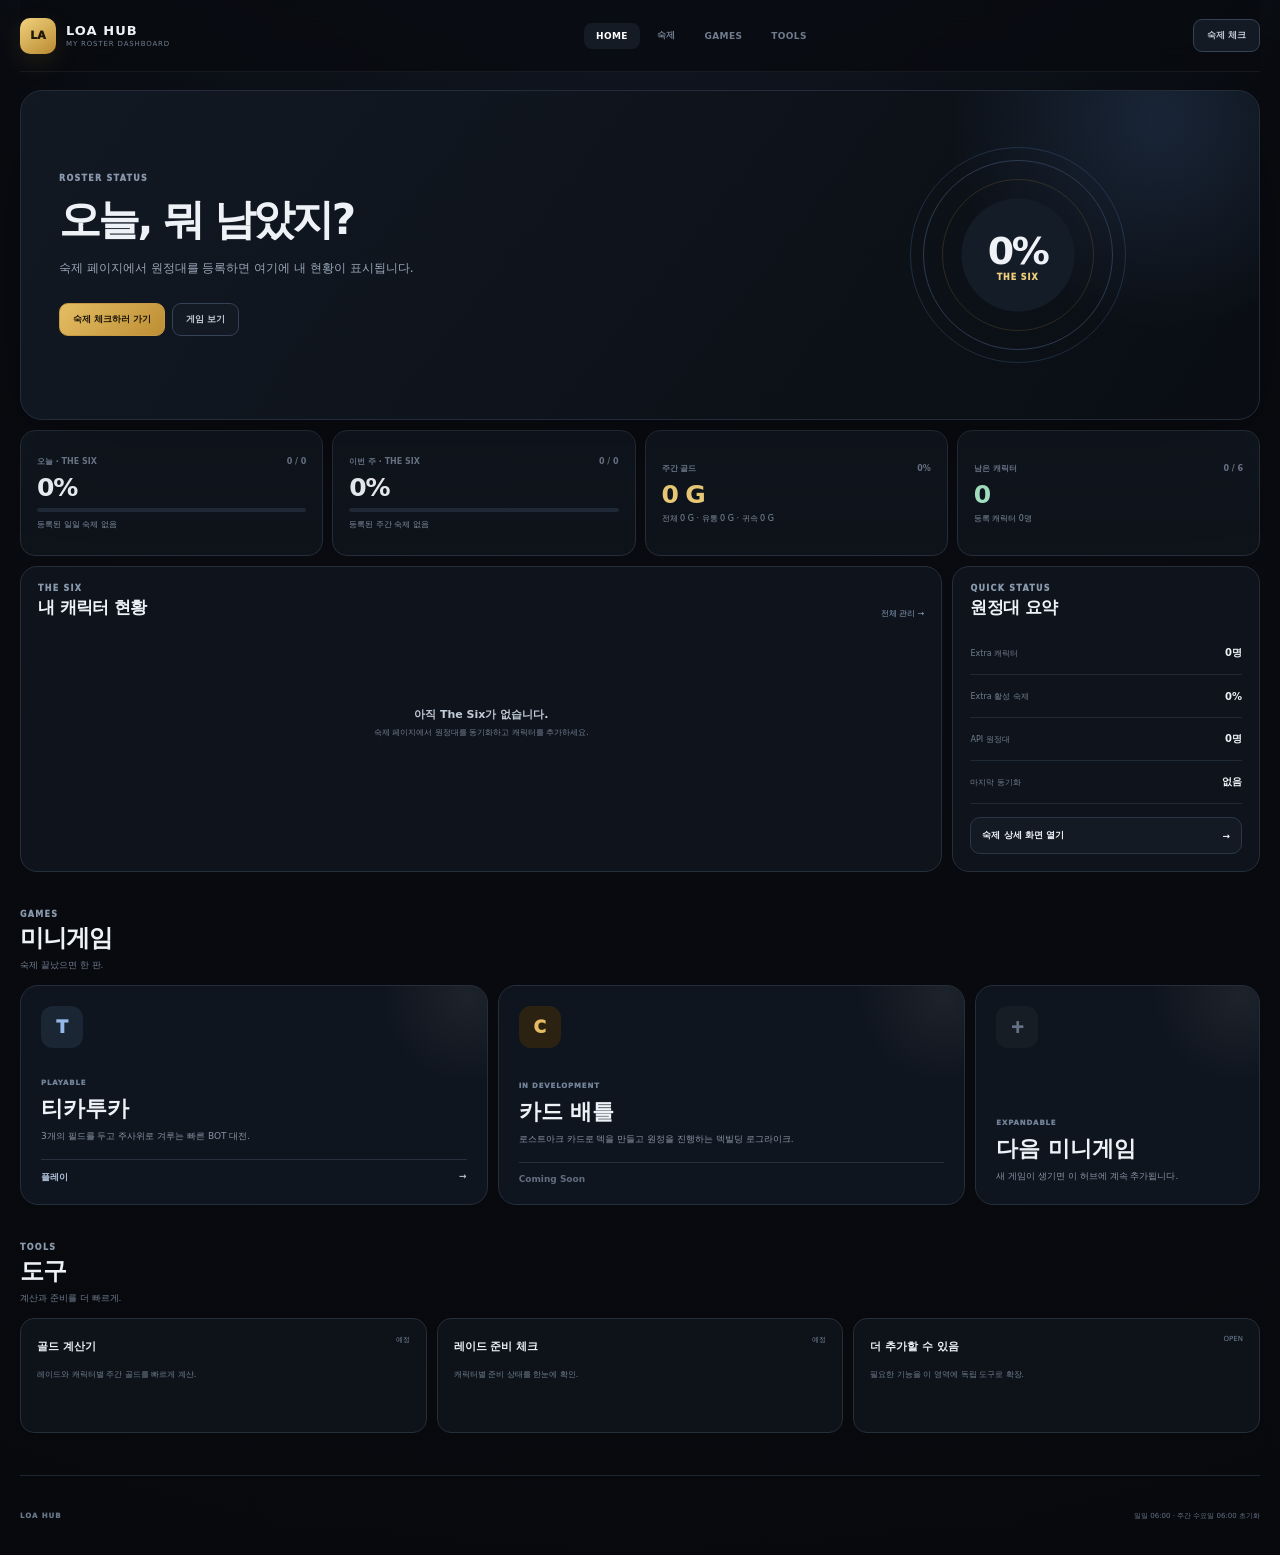
<file: index.html>
<!doctype html>
<html lang="ko">
<head>
  <meta charset="utf-8">
  <meta name="viewport" content="width=device-width,initial-scale=1,viewport-fit=cover">
  <meta name="theme-color" content="#090b10">
  <title>LOA Hub</title>
  <link rel="stylesheet" href="hub/style.css?v=1">
</head>
<body>
  <div class="hub-shell">
    <header class="hub-header">
      <a class="hub-brand" href="./" aria-label="LOA Hub 홈">
        <span class="hub-logo">LA</span>
        <span><b>LOA HUB</b><small>MY ROSTER DASHBOARD</small></span>
      </a>
      <nav class="hub-nav" aria-label="주요 메뉴">
        <a class="active" href="./">HOME</a>
        <a href="homework/">숙제</a>
        <a href="#games">GAMES</a>
        <a href="#tools">TOOLS</a>
      </nav>
      <a class="header-cta" href="homework/">숙제 체크</a>
    </header>

    <main>
      <section class="hero">
        <div class="hero-copy">
          <span class="eyebrow">ROSTER STATUS</span>
          <h1>오늘, 뭐 남았지?</h1>
          <p id="heroMessage">원정대 숙제 현황을 불러오는 중입니다.</p>
          <div class="hero-actions">
            <a class="btn primary" href="homework/">숙제 체크하러 가기</a>
            <a class="btn" href="#games">게임 보기</a>
          </div>
        </div>
        <div class="hero-orbit" aria-hidden="true">
          <span class="orbit-ring ring-a"></span>
          <span class="orbit-ring ring-b"></span>
          <strong id="overallPct">0%</strong>
          <small>THE SIX</small>
        </div>
      </section>

      <section class="metrics" aria-label="숙제 요약">
        <article class="metric-card daily">
          <div class="metric-head"><span>오늘 · THE SIX</span><em id="dailyText">0 / 0</em></div>
          <strong id="dailyPct">0%</strong>
          <div class="progress"><i id="dailyBar"></i></div>
          <small id="dailySub">남은 일일 숙제 없음</small>
        </article>
        <article class="metric-card weekly">
          <div class="metric-head"><span>이번 주 · THE SIX</span><em id="weeklyText">0 / 0</em></div>
          <strong id="weeklyPct">0%</strong>
          <div class="progress"><i id="weeklyBar"></i></div>
          <small id="weeklySub">남은 주간 숙제 없음</small>
        </article>
        <article class="metric-card gold">
          <div class="metric-head"><span>주간 골드</span><em id="goldRate">0%</em></div>
          <strong id="goldRemaining">0 G</strong>
          <small id="goldDetail">획득 0 G / 전체 0 G</small>
        </article>
        <article class="metric-card roster">
          <div class="metric-head"><span>남은 캐릭터</span><em id="sixCount">0 / 6</em></div>
          <strong id="remainingChars">0</strong>
          <small id="rosterDetail">등록 캐릭터 0명</small>
        </article>
      </section>

      <section class="dashboard-grid">
        <article class="panel roster-panel">
          <div class="section-title">
            <div><span class="eyebrow">THE SIX</span><h2>내 캐릭터 현황</h2></div>
            <a href="homework/">전체 관리 →</a>
          </div>
          <div id="sixRoster" class="six-roster"></div>
        </article>

        <aside class="panel quick-panel">
          <div class="section-title">
            <div><span class="eyebrow">QUICK STATUS</span><h2>원정대 요약</h2></div>
          </div>
          <div class="quick-list">
            <div><span>Extra 캐릭터</span><b id="extraCount">0명</b></div>
            <div><span>Extra 활성 숙제</span><b id="extraProgress">0%</b></div>
            <div><span>API 원정대</span><b id="apiCount">0명</b></div>
            <div><span>마지막 동기화</span><b id="lastSync">없음</b></div>
          </div>
          <a class="wide-link" href="homework/">숙제 상세 화면 열기 <span>→</span></a>
        </aside>
      </section>

      <section id="games" class="content-section">
        <div class="section-title big">
          <div><span class="eyebrow">GAMES</span><h2>미니게임</h2><p>숙제 끝났으면 한 판.</p></div>
        </div>
        <div class="feature-grid">
          <article class="feature-card ticata">
            <div class="feature-mark">T</div>
            <div class="feature-copy"><span>PLAYABLE</span><h3>티카투카</h3><p>3개의 필드를 두고 주사위로 겨루는 빠른 BOT 대전.</p></div>
            <a href="games/ticata/" class="feature-action">플레이 <span>→</span></a>
          </article>
          <article class="feature-card cardbattle">
            <div class="feature-mark">C</div>
            <div class="feature-copy"><span>IN DEVELOPMENT</span><h3>카드 배틀</h3><p>로스트아크 카드로 덱을 만들고 원정을 진행하는 덱빌딩 로그라이크.</p></div>
            <div class="feature-action disabled">Coming Soon</div>
          </article>
          <article class="feature-card add">
            <div class="feature-mark">+</div>
            <div class="feature-copy"><span>EXPANDABLE</span><h3>다음 미니게임</h3><p>새 게임이 생기면 이 허브에 계속 추가됩니다.</p></div>
          </article>
        </div>
      </section>

      <section id="tools" class="content-section">
        <div class="section-title big">
          <div><span class="eyebrow">TOOLS</span><h2>도구</h2><p>계산과 준비를 더 빠르게.</p></div>
        </div>
        <div class="tool-grid">
          <article><b>골드 계산기</b><span>예정</span><p>레이드와 캐릭터별 주간 골드를 빠르게 계산.</p></article>
          <article><b>레이드 준비 체크</b><span>예정</span><p>캐릭터별 준비 상태를 한눈에 확인.</p></article>
          <article><b>더 추가할 수 있음</b><span>OPEN</span><p>필요한 기능을 이 영역에 독립 도구로 확장.</p></article>
        </div>
      </section>
    </main>

    <footer class="hub-footer">
      <span>LOA HUB</span>
      <span id="cycleInfo">일일 06:00 · 주간 수요일 06:00 초기화</span>
    </footer>
  </div>
  <script type="module" src="hub/app.js?v=2"></script>
</body>
</html>
</file>
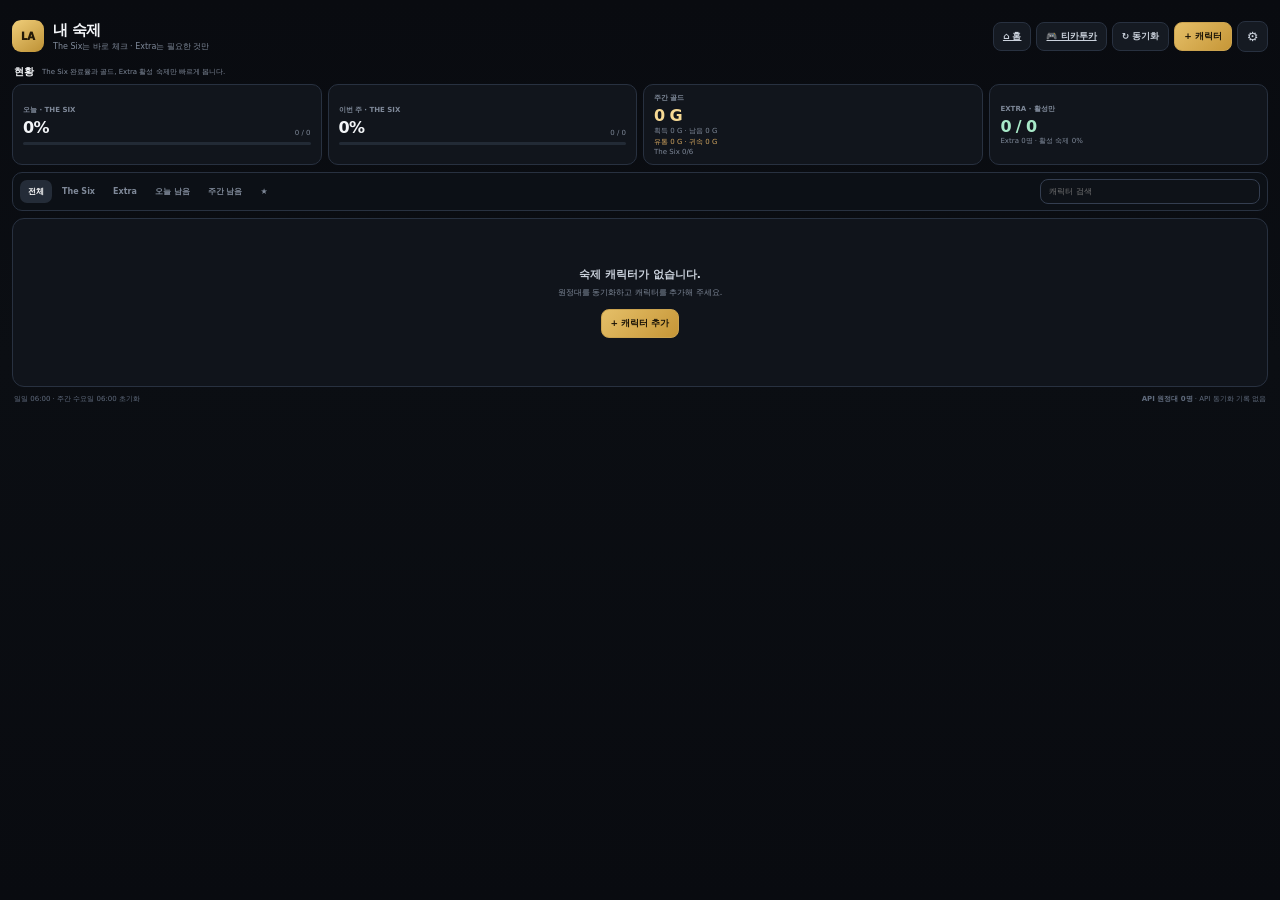
<file: homework/index.html>
<!doctype html><html lang="ko"><head><meta charset="utf-8"><meta name="viewport" content="width=device-width,initial-scale=1"><meta name="theme-color" content="#090b10"><title>LOA Hub · 숙제 체크</title><link rel="stylesheet" href="../v12/style.css?v=15"><link rel="stylesheet" href="../v12/ux.css?v=28"></head><body>
<div class="app"><header class="topbar"><div class="brand"><div class="logo">LA</div><div><h1>내 숙제</h1><p>The Six는 바로 체크 · Extra는 필요한 것만</p></div></div><div class="top-actions"><a class="btn" href="../">⌂ 홈</a><a class="btn" href="../games/ticata/">🎮 티카투카</a><button class="btn" data-action="open-settings" data-tab="api">↻ 동기화</button><button class="btn primary" data-action="open-add">+ 캐릭터</button><button class="icon-btn" data-action="open-settings" data-tab="general">⚙</button></div></header>
<div class="board-label"><strong>현황</strong><span>The Six 완료율과 골드, Extra 활성 숙제만 빠르게 봅니다.</span></div>
<section class="summary"><div class="metric"><span>오늘 · THE SIX</span><div class="metric-line"><strong id="dailyPct">0%</strong><small id="dailyText">0 / 0</small></div><div class="bar"><i id="dailyBar" class="daily"></i></div></div><div class="metric"><span>이번 주 · THE SIX</span><div class="metric-line"><strong id="weeklyPct">0%</strong><small id="weeklyText">0 / 0</small></div><div class="bar"><i id="weeklyBar" class="weekly"></i></div></div><div class="metric gold"><span>주간 골드</span><strong id="goldPotential">0 G</strong><small id="goldEarned">획득 0 G</small><small id="goldSplit">유통 0 G · 귀속 0 G</small><small id="rosterRoleCount">The Six 0/6</small></div><div class="metric extra-metric"><span>EXTRA · 활성만</span><strong id="extraActive">0 / 0</strong><small id="extraText">Extra 0명 · 활성 숙제 0%</small></div></section>
<section class="toolbar"><div class="filters"><button class="active" data-filter="all">전체</button><button data-filter="six">The Six</button><button data-filter="extra">Extra</button><button data-filter="daily">오늘 남음</button><button data-filter="weekly">주간 남음</button><button data-filter="favorite">★</button></div><input id="search" class="search" placeholder="캐릭터 검색"></section>
<main id="cards" class="cards"></main><footer><span>일일 06:00 · 주간 수요일 06:00 초기화</span><span><b id="rosterCount">API 원정대 0명</b> · <span id="lastSync">API 동기화 기록 없음</span></span></footer></div>

<div class="modal-bg" id="settingsModal"><div class="modal wide"><div class="modal-head"><h2>설정</h2><button class="icon-btn" data-action="close-modal" data-modal="settingsModal">✕</button></div><div class="settings-layout"><nav class="side-tabs"><button data-settings-tab="general">일반</button><button data-settings-tab="api" class="active">API</button><button data-settings-tab="automation">자동 할당</button><button data-settings-tab="data">데이터</button></nav><div class="modal-body">
<section class="settings-panel" data-panel="general" hidden><h3>일반</h3><div class="setting-box"><strong>The Six / Extra</strong><p>The Six는 최대 6명이며 모든 활성 숙제를 완료 대상으로 봅니다. Extra는 직접 활성화한 숙제만 현황에 포함합니다.</p></div><div class="setting-box"><strong>체크 초기화</strong><p>숙제 구성은 유지하고 완료 상태만 초기화합니다.</p><div class="inline"><button class="btn small" data-action="reset-daily">일일 초기화</button><button class="btn small" data-action="reset-weekly">주간 초기화</button></div></div></section>
<section class="settings-panel" data-panel="api"><h3>로스트아크 API</h3><p class="desc">API는 캐릭터 정보를 갱신하고 숙제 구성은 유지합니다.</p><div class="field"><label>원정대 조회 캐릭터</label><input id="apiCharacter" class="input"></div><div class="field"><label>API Key</label><input id="apiKey" type="password" class="input"></div><label class="checkline"><input id="rememberKey" type="checkbox"> 이 브라우저에 API Key 저장</label><div class="inline"><button id="syncNow" class="btn primary" data-action="sync">지금 동기화</button></div><div id="syncMessage"></div></section>
<section class="settings-panel" data-panel="automation" hidden><h3>The Six 자동 할당</h3><label class="switch-row"><span><strong>새 The Six 자동 구성</strong><small>앞의 6캐릭에만 레벨 기준 숙제를 자동 구성합니다.</small></span><input id="autoAssign" type="checkbox"></label><label class="switch-row"><span><strong>일일 숙제 추천</strong><small>아이템 레벨에 맞는 혼돈 계열과 가디언 계열을 구성합니다.</small></span><input id="autoDaily" type="checkbox"></label><label class="switch-row"><span><strong>주간 레이드 추천</strong><small>입장 가능한 레이드 중 기본 추천 세트를 구성합니다.</small></span><input id="autoWeekly" type="checkbox"></label><div class="field compact"><label>추천 레이드 수</label><input id="recommendCount" type="number" min="1" max="5" class="input" value="3"></div><div class="notice">Extra는 추천만 보여주고, 사용자가 활성화한 항목만 체크 숙제가 됩니다.</div></section>
<section class="settings-panel" data-panel="data" hidden><h3>데이터</h3><div class="setting-box"><strong>백업 / 복원</strong><div class="inline"><button class="btn small" data-action="export">백업 내보내기</button><button class="btn small" data-action="import">백업 불러오기</button><input id="importFile" type="file" accept="application/json" hidden></div></div><div class="setting-box danger-box"><strong>전체 초기화</strong><p>캐릭터, 숙제, 체크 상태와 저장된 API Key를 삭제합니다.</p><button class="btn danger small" data-action="reset-all">전체 초기화</button></div></section>
</div></div><div class="modal-foot"><button class="btn primary" data-action="save-settings">설정 저장</button></div></div></div>

<div class="modal-bg" id="addModal"><div class="modal"><div class="modal-head"><h2>캐릭터 추가</h2><button class="icon-btn" data-action="close-modal" data-modal="addModal">✕</button></div><div class="modal-body"><p class="desc">The Six가 6명 미만이면 먼저 추가되는 캐릭터부터 The Six, 이후는 Extra로 등록됩니다.</p><div class="search-line"><input id="candidateSearch" class="input" placeholder="원정대 캐릭터 검색"><button class="btn small" data-action="select-all">전체 선택</button></div><div id="candidateList" class="candidate-list"></div></div><div class="modal-foot"><span id="selectedCount" class="muted push">0명 선택</span><button class="btn primary" data-action="confirm-add">선택 추가</button></div></div></div>

<div class="modal-bg" id="characterModal"><div class="modal wide"><div class="modal-head"><h2 id="editCharTitle">숙제 설정</h2><button class="icon-btn" data-action="close-modal" data-modal="characterModal">✕</button></div><div class="modal-body"><input id="editCharKey" type="hidden"><div class="tabs"><button class="active" data-edit-tab="daily">일일 숙제</button><button data-edit-tab="weekly">주간 / 레이드</button></div><section id="dailyEditorWrap"><p class="desc">횟수와 휴게를 직접 관리합니다.</p><div id="dailyEditor" class="editor"></div><button class="btn small" data-action="add-daily">+ 일일 숙제</button></section><section id="weeklyEditorWrap" hidden><p class="desc">레이드와 난이도를 선택하거나 일반 주간 숙제를 추가할 수 있습니다.</p><div id="weeklyEditor" class="editor"></div><div class="inline"><button class="btn small" data-action="add-raid">+ 레이드 선택</button><button class="btn small" data-action="add-custom-weekly">+ 일반 주간 숙제</button></div></section></div><div class="modal-foot"><button class="btn danger push" data-action="remove-character">숙제판에서 제거</button><button class="btn primary" data-action="save-character">저장</button></div></div></div>
<div id="toast" class="toast"></div><script type="module" src="../v12/js/app.js?v=19"></script><script type="module" src="../v12/js/ux.js?v=18"></script></body></html>
</file>
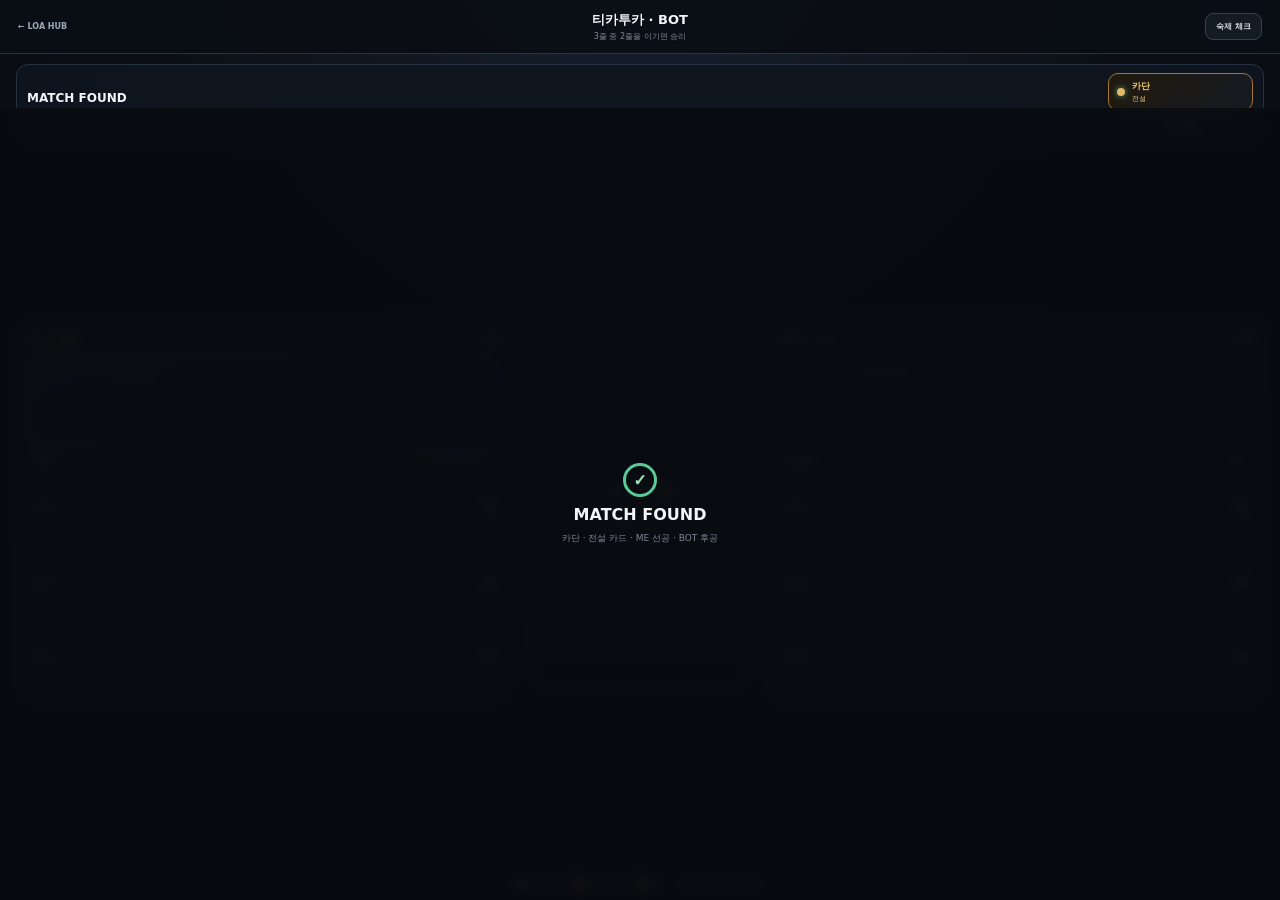
<file: games/ticata/index.html>
<!doctype html>
<html lang="ko">
<head>
  <meta charset="utf-8">
  <meta name="viewport" content="width=device-width,initial-scale=1,viewport-fit=cover">
  <meta name="theme-color" content="#090b10">
  <title>티카투카 · LOA HUB</title>
  <link rel="stylesheet" href="../../v12/style.css?v=14">
  <link rel="stylesheet" href="../../v12/ux.css?v=27">
  <link rel="stylesheet" href="./page.css?v=5">
</head>
<body class="ticata-page">
<div class="ticata-page-shell" id="ticataModal" data-game-page="true"><div class="ticata-game-shell"><div class="ticata-page-header game-page-head"><a class="game-page-back" href="../../">← LOA HUB</a><div class="game-page-title"><h2>티카투카 · BOT</h2><small class="game-rule-note">3줄 중 2줄을 이기면 승리</small></div><a class="game-page-home" href="../../homework/">숙제 체크</a></div><div class="ticata-wrap">
<div class="ticata-topline"><div><strong id="ticataStatus">매칭 대기</strong><span id="ticataStats">승 0 · 무 0 · 패 0</span></div><div class="ticata-top-actions"><div id="matchBadge" class="match-badge"><span class="match-dot"></span><div><b id="opponentName">상대 찾는 중</b><small id="opponentLevel">MATCHMAKING</small></div></div><button class="btn small" data-game-reset>다시 매칭</button></div></div>
<div class="ticata-arena">
<section class="tika-side player-side">
  <div class="tika-side-head"><div class="side-name"><b>ME</b><small id="playerOrderBadge" class="turn-order-badge first">선공</small></div><span id="playerTotal">0점</span></div>
  <div id="playerDicePanel" class="dice-owner-panel player side-dice-panel"><span class="dice-owner-title">내 주사위</span><div class="dice-stage"><div id="playerDiceCube" class="dice-cube face-1 idle"><span class="die-face f1">1</span><span class="die-face f2">2</span><span class="die-face f3">3</span><span class="die-face f4">4</span><span class="die-face f5">5</span><span class="die-face f6">6</span></div></div><small id="playerDieType">대기</small></div>
  <div class="side-board-label"><span>내 필드</span><small>주사위를 배치할 줄을 선택</small></div>
  <div id="playerBoard" class="tika-board"></div>
</section>
<div class="tika-center">
  <div class="versus-mark"><span>ME</span><b>VS</b><span>BOT</span></div>
  <button id="rollBtn" class="btn primary roll-btn" data-game-roll>주사위 굴리기</button>
  <button id="rerollBtn" class="btn small" data-game-reroll hidden>타짜의 손놀림 · 1회</button>
  <div id="rerollChoice" class="reroll-choice" hidden></div>
  <div id="gameHint" class="game-hint">매칭을 기다리는 중...</div>
</div>
<section class="tika-side bot-side">
  <div class="tika-side-head"><div class="side-name"><b>BOT</b><small id="botOrderBadge" class="turn-order-badge second">후공</small></div><span id="botTotal">0점</span></div>
  <div id="botDicePanel" class="dice-owner-panel bot side-dice-panel"><span class="dice-owner-title">상대 주사위</span><div class="dice-stage"><div id="botDiceCube" class="dice-cube face-1 idle"><span class="die-face f1">1</span><span class="die-face f2">2</span><span class="die-face f3">3</span><span class="die-face f4">4</span><span class="die-face f5">5</span><span class="die-face f6">6</span></div></div><small id="botDieType">대기</small></div>
  <div class="side-board-label"><span>상대 필드</span><small>상대가 선택한 줄</small></div>
  <div id="botBoard" class="tika-board"></div>
</section>
</div>
<div class="ticata-legend"><span><i class="legend-die player"></i> 내 주사위</span><span><i class="legend-die enemy"></i> 상대 주사위</span><span><i class="legend-die shield"></i> 실드</span><span>알까기 성공 → 보너스 실드</span></div><div id="matchOverlay" class="match-overlay"><div class="match-spinner"></div><strong id="matchOverlayTitle">상대 찾는 중...</strong><span id="matchOverlaySub">티카투카 매칭을 검색하고 있습니다.</span></div>
<div id="resultOverlay" class="result-overlay">
  <div id="resultCard" class="result-card">
    <span class="result-kicker">MATCH RESULT</span>
    <strong id="resultTitle">승리</strong>
    <span id="resultReason" class="result-reason">2 : 1 필드 승리</span>
    <span id="resultOpponent" class="result-opponent">상대 · 등급</span>
    <div id="resultFields" class="result-fields"></div>
    <div id="resultTiebreak" class="result-tiebreak" hidden>
      <span>총점 판정</span>
      <b id="resultTotalScore">0 : 0</b>
    </div>
    <div class="result-actions">
      <button class="btn primary result-next" data-game-next>다음 상대 찾기</button>
      <button class="btn" data-game-close>닫기</button>
    </div>
  </div>
</div>
</div></div></div>

<script type="module" src="../../v12/js/ticata.js?v=32"></script>
</body>
</html>
</file>
<file: hub/style.css>
:root{
  --bg:#090b10;--panel:#10151d;--panel2:#151b25;--line:#252e3b;--line2:#344156;
  --text:#eef2f7;--text2:#c1cad7;--muted:#707d8f;--gold:#d6ab4c;--gold2:#f0cf7a;
  --blue:#6fa9f4;--green:#64d49a;--purple:#9c89f5;--red:#ef7886;
}
*{box-sizing:border-box}html{scroll-behavior:smooth}body{margin:0;background:radial-gradient(circle at 50% -20%,#172131 0,#090b10 38%,#07090d 100%);color:var(--text);font-family:Pretendard,"Noto Sans KR",system-ui,-apple-system,sans-serif;min-height:100vh}
a{color:inherit;text-decoration:none}button,input{font:inherit}.hub-shell{width:min(1240px,calc(100% - 32px));margin:auto}
.hub-header{height:72px;display:flex;align-items:center;gap:24px;border-bottom:1px solid rgba(255,255,255,.055);position:sticky;top:0;z-index:40;background:rgba(9,11,16,.84);backdrop-filter:blur(16px)}
.hub-brand{display:flex;align-items:center;gap:10px;min-width:190px}.hub-logo{width:36px;height:36px;display:grid;place-items:center;border-radius:10px;background:linear-gradient(145deg,#f1d17e,#b98a31);color:#211706;font-weight:1000;font-size:11px;box-shadow:0 8px 24px rgba(214,171,76,.12)}.hub-brand b{display:block;font-size:13px;letter-spacing:.08em}.hub-brand small{display:block;margin-top:2px;font-size:7px;letter-spacing:.12em;color:var(--muted)}
.hub-nav{display:flex;align-items:center;gap:5px;margin:auto}.hub-nav a{padding:8px 12px;border-radius:8px;font-size:9px;font-weight:900;color:var(--muted);letter-spacing:.04em}.hub-nav a:hover,.hub-nav a.active{background:#151b24;color:#fff}.header-cta,.btn{border:1px solid var(--line2);background:#141a23;color:var(--text2);padding:9px 13px;border-radius:9px;font-size:9px;font-weight:900}.header-cta{white-space:nowrap}.btn.primary{background:linear-gradient(135deg,#e4bd62,#bd8e34);border-color:#c69a42;color:#1c1406}
.hero{min-height:330px;display:grid;grid-template-columns:1.3fr .7fr;align-items:center;padding:48px 38px;margin-top:18px;border:1px solid #222c3a;border-radius:22px;overflow:hidden;position:relative;background:linear-gradient(120deg,rgba(18,25,35,.97),rgba(10,14,20,.92));box-shadow:0 28px 90px rgba(0,0,0,.25)}.hero:before{content:"";position:absolute;width:440px;height:440px;border-radius:50%;right:-120px;top:-190px;background:radial-gradient(circle,rgba(91,139,210,.17),transparent 67%);pointer-events:none}.eyebrow{display:block;font-size:8px;color:#8998ac;font-weight:1000;letter-spacing:.16em}.hero h1{font-size:42px;letter-spacing:-.065em;margin:9px 0 10px}.hero p{margin:0;color:#99a6b8;font-size:12px;line-height:1.7}.hero-actions{display:flex;gap:7px;margin-top:25px}.hero-orbit{width:190px;height:190px;justify-self:center;border-radius:50%;display:grid;place-items:center;align-content:center;position:relative;background:radial-gradient(circle,#141c28 0 42%,transparent 43%);border:1px solid #2c3b50}.hero-orbit strong{font-size:38px;letter-spacing:-.06em;z-index:2}.hero-orbit small{font-size:8px;color:var(--gold2);font-weight:1000;letter-spacing:.12em;z-index:2}.orbit-ring{position:absolute;border:1px solid rgba(111,169,244,.18);border-radius:50%}.ring-a{inset:-14px}.ring-b{inset:18px;border-color:rgba(214,171,76,.16)}
.metrics{display:grid;grid-template-columns:repeat(4,1fr);gap:9px;margin:10px 0}.metric-card{min-height:126px;border:1px solid var(--line);border-radius:15px;padding:16px;background:linear-gradient(180deg,#111720,#0e131a);display:grid;align-content:center}.metric-head{display:flex;justify-content:space-between;align-items:center}.metric-head span,.metric-head em{font-size:8px;color:var(--muted);font-style:normal;font-weight:900}.metric-card>strong{font-size:25px;margin:6px 0 4px;letter-spacing:-.045em}.metric-card>small{font-size:8px;color:#8290a3}.progress{height:4px;border-radius:999px;background:#202937;overflow:hidden;margin:2px 0 7px}.progress i{display:block;height:100%;width:0;background:var(--blue);transition:width .35s ease}.weekly .progress i{background:var(--purple)}.gold>strong{color:var(--gold2)}.roster>strong{color:#a6e5c4}
.dashboard-grid{display:grid;grid-template-columns:minmax(0,1.65fr) minmax(270px,.55fr);gap:10px}.panel{border:1px solid var(--line);border-radius:17px;background:#0f141c;padding:17px}.section-title{display:flex;align-items:end;justify-content:space-between;gap:10px;margin-bottom:13px}.section-title h2{font-size:17px;margin:3px 0 0;letter-spacing:-.04em}.section-title>a{font-size:8px;color:#8ba1bd}.section-title.big{margin-top:38px}.section-title.big h2{font-size:24px}.section-title.big p{margin:5px 0 0;font-size:9px;color:var(--muted)}
.six-roster{display:grid;gap:5px}.roster-row{display:grid;grid-template-columns:42px minmax(120px,1fr) 110px 110px 90px;align-items:center;gap:10px;min-height:58px;padding:8px 10px;border:1px solid #202a37;border-radius:11px;background:#111720}.roster-avatar{width:40px;height:40px;border-radius:9px;background:#1c2532;overflow:hidden;display:grid;place-items:center;color:#7f8da0;font-size:9px;font-weight:1000}.roster-avatar img{width:100%;height:100%;object-fit:cover}.roster-copy b{display:block;font-size:10px}.roster-copy span{display:block;font-size:7px;color:var(--muted);margin-top:3px}.mini-progress{display:grid;gap:3px}.mini-progress span{font-size:7px;color:#8794a6}.mini-progress b{font-size:9px}.row-state{text-align:right}.row-state b{display:block;font-size:9px}.row-state small{font-size:7px;color:var(--muted)}.row-state.done b{color:var(--green)}.empty-roster{min-height:180px;display:grid;place-items:center;align-content:center;text-align:center;color:var(--muted);gap:5px}.empty-roster b{font-size:11px;color:var(--text2)}.empty-roster span{font-size:8px}
.quick-list{display:grid}.quick-list>div{display:flex;justify-content:space-between;align-items:center;min-height:43px;border-bottom:1px solid #202936}.quick-list span{font-size:8px;color:var(--muted)}.quick-list b{font-size:10px}.wide-link{display:flex;justify-content:space-between;align-items:center;margin-top:13px;border:1px solid #2b3748;border-radius:10px;padding:11px;font-size:9px;font-weight:900;background:#141a23}
.content-section{scroll-margin-top:86px}.feature-grid{display:grid;grid-template-columns:1.15fr 1.15fr .7fr;gap:10px}.feature-card{position:relative;min-height:220px;border:1px solid var(--line);border-radius:18px;padding:20px;overflow:hidden;background:#0f151e;display:flex;flex-direction:column}.feature-card:after{content:"";position:absolute;width:180px;height:180px;border-radius:50%;right:-70px;top:-80px;background:radial-gradient(circle,rgba(255,255,255,.06),transparent 68%)}.feature-mark{width:42px;height:42px;border-radius:12px;display:grid;place-items:center;background:#1b2634;color:#95b8e8;font-size:17px;font-weight:1000}.cardbattle .feature-mark{background:#2b2212;color:#e5bc62}.add .feature-mark{background:#171d25;color:#647287}.feature-copy{margin-top:auto}.feature-copy>span{font-size:7px;letter-spacing:.12em;font-weight:1000;color:#72839a}.feature-copy h3{font-size:22px;margin:5px 0 6px}.feature-copy p{font-size:9px;color:#8995a6;line-height:1.55;margin:0;max-width:420px}.feature-action{margin-top:15px;display:flex;justify-content:space-between;padding-top:11px;border-top:1px solid #26303e;font-size:9px;font-weight:900;color:#afc2da}.feature-action.disabled{color:#626e7f}
.tool-grid{display:grid;grid-template-columns:repeat(3,1fr);gap:10px}.tool-grid article{border:1px solid var(--line);background:#0e131a;border-radius:14px;padding:16px;min-height:115px}.tool-grid b{font-size:11px}.tool-grid span{float:right;font-size:7px;color:#718096}.tool-grid p{font-size:8px;color:var(--muted);line-height:1.6;margin:15px 0 0}
.hub-footer{height:80px;display:flex;justify-content:space-between;align-items:center;border-top:1px solid #1e2631;margin-top:42px;font-size:7px;color:#667487}.hub-footer span:first-child{font-weight:1000;letter-spacing:.14em}
@media(max-width:900px){.hub-shell{width:min(100% - 18px,1240px)}.hub-header{height:62px}.hub-brand{min-width:auto}.hub-brand small{display:none}.hub-nav{display:none}.header-cta{margin-left:auto}.hero{min-height:280px;grid-template-columns:1fr auto;padding:32px 24px}.hero h1{font-size:34px}.hero-orbit{width:150px;height:150px}.metrics{grid-template-columns:1fr 1fr}.dashboard-grid{grid-template-columns:1fr}.feature-grid{grid-template-columns:1fr 1fr}.feature-card.add{grid-column:1/-1;min-height:150px}.tool-grid{grid-template-columns:1fr 1fr}.roster-row{grid-template-columns:40px 1fr 90px 90px}.row-state{display:none}}
@media(max-width:600px){.hub-shell{width:calc(100% - 12px)}.hub-header{height:56px}.hub-logo{width:31px;height:31px}.hub-brand b{font-size:11px}.header-cta{padding:7px 9px}.hero{grid-template-columns:1fr;min-height:0;padding:26px 18px;margin-top:8px}.hero h1{font-size:31px}.hero-orbit{display:none}.hero-actions{margin-top:18px}.metrics{gap:6px}.metric-card{min-height:108px;padding:12px}.metric-card>strong{font-size:20px}.dashboard-grid{gap:6px}.panel{padding:12px}.roster-row{grid-template-columns:38px 1fr 74px;padding:7px}.roster-avatar{width:36px;height:36px}.mini-progress.weekly-progress{display:none}.feature-grid,.tool-grid{grid-template-columns:1fr}.feature-card.add{grid-column:auto}.feature-card{min-height:175px}.section-title.big{margin-top:28px}.hub-footer{height:68px}.hub-footer span:last-child{display:none}}
</file>
<file: v12/style.css>
:root{--bg:#090b10;--panel:#11151c;--panel2:#151a22;--panel3:#1b222d;--line:#283140;--line2:#3b4658;--text:#f3f5f8;--text2:#cbd2dc;--muted:#7f8999;--gold:#e4bd67;--gold2:#f6d994;--blue:#78aef7;--green:#64d09d;--red:#ef7d89;--shadow:0 16px 48px rgba(0,0,0,.24)}*{box-sizing:border-box}html{color-scheme:dark}body{margin:0;min-height:100vh;background:linear-gradient(180deg,#090b10 0,#0b0e13 40%,#090b10 100%);color:var(--text);font-family:Pretendard,"Noto Sans KR",system-ui,-apple-system,"Segoe UI",sans-serif}button,input,select{font:inherit}button{cursor:pointer}.app{width:min(1540px,calc(100% - 24px));margin:auto;padding:10px 0 38px}.topbar{height:52px;display:flex;justify-content:space-between;align-items:center;gap:12px}.brand{display:flex;align-items:center;gap:9px}.logo{width:32px;height:32px;display:grid;place-items:center;border-radius:9px;background:linear-gradient(145deg,#f0ce7a,#bd9135);color:#241a08;font-size:10px;font-weight:1000}.brand h1{font-size:15px;margin:0;letter-spacing:-.04em}.brand p{font-size:8px;color:var(--muted);margin:1px 0 0}.top-actions,.inline,.search-line{display:flex;gap:5px;align-items:center}.btn,.icon-btn{border:1px solid var(--line);background:var(--panel2);color:var(--text2);border-radius:8px;font-size:9px;font-weight:850;padding:7px 9px}.btn:hover,.icon-btn:hover{background:var(--panel3);border-color:var(--line2);color:#fff}.btn.primary{background:linear-gradient(135deg,#e5bf68,#c69637);color:#1a1307;border-color:#cba34f}.btn.danger{color:#ffbdc5}.btn.ghost{background:transparent}.btn.small{font-size:8px;padding:5px 7px}.icon-btn{width:31px;height:31px;padding:0;display:grid;place-items:center;font-size:13px}.board-label{display:flex;align-items:center;gap:8px;margin:3px 2px 5px}.board-label strong{font-size:10px}.board-label span{font-size:7px;color:var(--muted)}.summary{display:grid;grid-template-columns:1fr 1fr 1.1fr .9fr;gap:6px;margin-bottom:7px}.metric{border:1px solid var(--line);background:var(--panel);border-radius:10px;padding:8px 10px;min-height:58px;display:grid;align-content:center}.metric>span{font-size:7px;color:var(--muted);font-weight:900}.metric strong{display:block;font-size:16px;letter-spacing:-.04em;margin-top:3px}.metric small{font-size:7px;color:var(--muted)}.metric-line{display:flex;justify-content:space-between;align-items:end}.metric-line strong{display:inline-block}.metric.gold strong{color:var(--gold2)}.metric.extra-metric strong{color:#a8e9c8}.metric.gold small{display:block;margin-top:1px}.bar{height:3px;background:#222a35;border-radius:999px;overflow:hidden;margin-top:5px}.bar i{height:100%;display:block;width:0}.bar .daily{background:var(--blue)}.bar .weekly{background:linear-gradient(90deg,#9b8cf4,var(--gold))}.toolbar{position:sticky;top:0;z-index:20;border:1px solid var(--line);background:rgba(13,17,23,.94);backdrop-filter:blur(12px);border-radius:10px;padding:6px 7px;display:flex;justify-content:space-between;gap:8px;align-items:center;margin-bottom:7px}.filters{display:flex;gap:2px;overflow:auto}.filters button,.tabs button,.side-tabs button{border:0;background:transparent;color:var(--muted);font-size:8px;font-weight:900;border-radius:7px;padding:6px 8px;white-space:nowrap}.filters button.active,.tabs button.active,.side-tabs button.active{background:#242c38;color:#fff}.search,.input,.select{border:1px solid #343e50;background:#0e1218;color:#fff;border-radius:8px;padding:7px 8px;outline:none;font-size:8px}.search{width:min(220px,30vw)}.search:focus,.input:focus,.select:focus{border-color:#617087}.cards{display:grid;grid-template-columns:repeat(3,minmax(0,1fr));gap:7px;align-items:start}.char-card{border:1px solid var(--line);background:var(--panel);border-radius:11px;overflow:hidden;box-shadow:var(--shadow);min-width:0}.char-card.favorite-card{border-color:#5a4d31}.six-card .char-head{background:linear-gradient(90deg,rgba(228,189,103,.045),transparent 48%)}.extra-card{border-color:#2b3d35}.extra-card .char-head{background:linear-gradient(90deg,rgba(100,208,157,.045),transparent 48%)}.char-head{min-height:57px;padding:7px 8px;display:flex;align-items:center;justify-content:space-between;gap:8px;border-bottom:1px solid var(--line)}.identity{display:flex;gap:7px;align-items:center;min-width:0}.avatar{width:38px;height:38px;border-radius:9px;overflow:hidden;border:1px solid #303948;background:#0d1117;display:grid;place-items:center;font-size:8px;font-weight:900;color:#6f798b;flex:none}.avatar img{width:100%;height:100%;object-fit:cover;object-position:50% 18%}.name-line{display:flex;gap:4px;align-items:center;min-width:0}.name-line h3{margin:0;font-size:10px;white-space:nowrap;overflow:hidden;text-overflow:ellipsis}.identity p{margin:2px 0 0;color:var(--muted);font-size:7px;white-space:nowrap;overflow:hidden;text-overflow:ellipsis}.identity p b{color:var(--gold2)}.star{border:0;background:transparent;color:#454e5d;font-size:12px;padding:0}.star.on{color:var(--gold)}.role-badge{font-size:6px;font-weight:950;letter-spacing:.05em;border:1px solid var(--line);border-radius:999px;padding:2px 4px;white-space:nowrap}.role-badge.six{color:var(--gold2);border-color:#665735;background:#211d14}.role-badge.extra{color:#a9e8c8;border-color:#315c4a;background:#14231c}.char-actions{display:flex;align-items:center;gap:4px;flex:none}.char-gold{color:var(--gold2);font-size:9px;min-width:58px;text-align:right}.gold-toggle{display:flex;align-items:center;gap:3px;border:1px solid var(--line);border-radius:999px;padding:4px 5px;color:var(--muted);font-size:7px}.gold-toggle input{margin:0;width:11px;height:11px}.gold-toggle:has(input:checked){color:var(--gold2);border-color:#665735;background:#211d14}.six-toggle span{font-weight:900}.char-actions .btn.ghost{display:none}.char-body{display:block}.char-body>section{padding:7px 8px;min-width:0}.char-body>section+section{border-top:1px solid var(--line)}.section-head{display:flex;justify-content:space-between;align-items:center;margin-bottom:5px}.section-head span{font-size:7px;font-weight:900;color:var(--text2)}.section-head button{border:0;background:transparent;color:#687386;font-size:7px;padding:0}.section-head button:hover{color:#fff}.task-list{display:grid;grid-template-columns:repeat(2,minmax(0,1fr));gap:4px}.weekly-list{grid-template-columns:1fr}.daily-item,.weekly-item{border:1px solid #2c3543;background:#171c24;border-radius:7px;min-height:34px;padding:4px 5px;display:flex;align-items:center;gap:5px;min-width:0}.daily-item.done,.weekly-item.done{opacity:.42}.daily-check,.gate,.mini{border:1px solid #465166;background:#0f141b;color:var(--text2);border-radius:5px;height:20px;min-width:20px;padding:0 4px;font-size:7px;font-weight:900}.daily-item.done .daily-check,.gate.on{background:#3d6b52;border-color:#56856a;color:#e8f9ef}.mini{height:18px;min-width:18px;color:var(--muted);margin-left:auto}.task-copy,.raid-copy{min-width:0;display:grid;gap:1px}.task-copy strong,.raid-copy strong{font-size:8px;white-space:nowrap;overflow:hidden;text-overflow:ellipsis}.raid-copy em{font-style:normal;color:var(--gold2);font-size:7px}.task-copy small,.raid-copy small{font-size:6px;color:var(--muted);white-space:nowrap;overflow:hidden;text-overflow:ellipsis}.gates{display:flex;gap:2px;margin-left:auto;flex:none}.gates .gate{padding:0 4px;min-width:25px}.empty-task{border:1px dashed #303949;background:transparent;color:#697486;border-radius:7px;padding:7px 8px;font-size:8px;text-align:left}.goal-chips{display:flex;gap:3px;flex-wrap:wrap;margin-bottom:5px}.goal-chip{border:1px solid #324052;background:#121821;color:#8f9bad;border-radius:999px;padding:4px 6px;font-size:7px;font-weight:850}.goal-chip.on{border-color:#4d8069;background:#173025;color:#b9f1d4}.extra-body>section:first-child{padding-bottom:5px}.extra-body>section+section{padding-top:6px}.extra-active-group+.extra-active-group{margin-top:6px}.extra-subtitle{display:block;color:#667386;font-size:6px;font-weight:900;margin-bottom:3px}.extra-recommendations{display:grid;gap:3px}.extra-rec{display:flex;align-items:center;justify-content:space-between;gap:6px;border:1px solid #2b3542;background:#141a22;border-radius:7px;padding:5px 6px;min-width:0}.extra-rec>div{display:grid;gap:1px;min-width:0}.extra-rec strong{font-size:8px}.extra-rec small{font-size:6px;color:var(--muted);white-space:nowrap;overflow:hidden;text-overflow:ellipsis;max-width:280px}.extra-rec small b{color:#a9e8c8}.extra-rec .btn{flex:none}.extra-empty{border:1px dashed #304137;border-radius:7px;padding:7px;color:#7f968a;font-size:7px}.optional-label{font-size:6px!important;color:#667386!important}.task-off{border:0;background:transparent;color:#5f6b7b;font-size:11px;padding:0 1px;margin-left:auto}.task-off:hover{color:#ffb2bb}.empty-board{grid-column:1/-1;border:1px solid var(--line);background:#10141b;border-radius:12px;padding:48px 20px;text-align:center;color:var(--muted);display:grid;justify-items:center;gap:5px}.empty-board strong{font-size:11px;color:var(--text2)}.empty-board span{font-size:8px}.empty-board .btn{margin-top:6px}footer{display:flex;justify-content:space-between;gap:8px;color:#606b7d;font-size:7px;margin:7px 2px}.modal-bg{position:fixed;inset:0;background:rgba(0,0,0,.74);backdrop-filter:blur(7px);display:none;place-items:center;padding:14px;z-index:90}.modal-bg.open{display:grid}.modal{width:min(700px,100%);max-height:90vh;overflow:auto;background:#12161e;border:1px solid #3a4558;border-radius:14px;box-shadow:0 30px 100px rgba(0,0,0,.6)}.modal.wide{width:min(900px,100%)}.modal-head{min-height:46px;padding:0 12px;border-bottom:1px solid var(--line);display:flex;justify-content:space-between;align-items:center;position:sticky;top:0;background:#12161e;z-index:2}.modal-head h2{font-size:12px;margin:0}.modal-body{padding:12px}.modal-foot{min-height:52px;border-top:1px solid var(--line);padding:8px 12px;display:flex;align-items:center;gap:5px;justify-content:flex-end}.push{margin-right:auto}.field{display:grid;gap:4px;margin-bottom:9px}.field label{font-size:8px;color:#abb4c3;font-weight:850}.field.compact{max-width:180px}.desc,.muted{font-size:8px;color:var(--muted);line-height:1.5}.checkline{display:flex;gap:6px;align-items:center;font-size:8px;color:var(--text2);margin:6px 0 9px}.sync-message,.notice{border:1px solid rgba(89,202,150,.22);background:rgba(89,202,150,.05);color:#a9e8c8;border-radius:8px;padding:7px 8px;font-size:8px;line-height:1.45;margin-top:7px}.sync-message.error{border-color:rgba(239,120,134,.25);background:rgba(239,120,134,.05);color:#ffc0c7}.settings-layout{display:grid;grid-template-columns:120px 1fr}.side-tabs{padding:9px;border-right:1px solid var(--line);display:grid;align-content:start;gap:3px}.side-tabs button{text-align:left}.settings-panel h3{font-size:11px;margin:0 0 9px}.setting-box,.switch-row{border:1px solid var(--line);background:#151a23;border-radius:9px;padding:9px;margin-bottom:7px}.setting-box>strong,.switch-row strong{font-size:9px}.setting-box p,.switch-row small{display:block;font-size:8px;color:var(--muted);margin:3px 0 7px;line-height:1.45}.switch-row{display:flex;align-items:center;justify-content:space-between;gap:10px}.switch-row input{width:15px;height:15px}.danger-box{border-color:#3a2b31}.candidate-list{display:grid;gap:4px;max-height:58vh;overflow:auto}.candidate{display:grid;grid-template-columns:20px 34px 1fr auto;gap:7px;align-items:center;border:1px solid var(--line);background:#151a23;border-radius:9px;padding:6px 8px}.candidate.disabled{opacity:.42}.candidate-avatar{width:34px;height:34px;border-radius:8px;overflow:hidden;background:#0d1117}.candidate-avatar img{width:100%;height:100%;object-fit:cover;object-position:50% 18%}.candidate strong{font-size:9px}.candidate small{display:block;font-size:7px;color:var(--muted);margin-top:2px}.candidate>span{font-size:7px;color:var(--muted)}.search-line .input{flex:1}.tabs{display:flex;gap:3px;margin-bottom:9px}.editor{display:grid;gap:5px;margin-bottom:7px}.edit-row{border:1px solid var(--line);background:#151a23;border-radius:9px;padding:7px;display:grid;grid-template-columns:minmax(190px,1fr) 170px 120px 75px 30px;gap:5px;align-items:center}.daily-edit{grid-template-columns:minmax(180px,1fr) 75px 60px 75px 30px}.custom-weekly{grid-template-columns:minmax(180px,1fr) 115px 70px 30px}.tiny-check{font-size:8px;color:var(--muted);display:flex;gap:4px;align-items:center}.remove{width:28px;height:28px;border:0;background:#202733;color:#8791a1;border-radius:7px}.remove:hover{color:#ffb2bb;background:#2b2026}.toast{position:fixed;right:14px;bottom:14px;z-index:120;border:1px solid #3b4556;background:#202632;color:#fff;border-radius:8px;padding:8px 10px;font-size:8px;font-weight:850;opacity:0;transform:translateY(8px);transition:.16s;pointer-events:none}.toast.show{opacity:1;transform:none}@media(max-width:1180px){.cards{grid-template-columns:repeat(2,minmax(0,1fr))}}@media(max-width:820px){.summary{grid-template-columns:1fr 1fr}.cards{grid-template-columns:1fr}.edit-row,.daily-edit,.custom-weekly{grid-template-columns:1fr 1fr}.remove{grid-column:2;justify-self:end}}@media(max-width:620px){.app{width:calc(100% - 12px);padding-top:6px}.topbar{height:46px}.brand p{display:none}.top-actions .btn:first-child{display:none}.summary{grid-template-columns:1fr 1fr}.metric{min-height:54px;padding:7px 8px}.metric strong{font-size:14px}.toolbar{position:static;align-items:stretch;flex-direction:column}.filters{overflow:auto}.search{width:100%}.char-head{align-items:flex-start}.char-actions{gap:3px}.char-actions .char-gold{display:none}.gold-toggle{padding:3px 4px}.identity{min-width:0}.avatar{width:36px;height:36px}.task-list{grid-template-columns:1fr 1fr}.settings-layout{grid-template-columns:1fr}.side-tabs{display:flex;overflow:auto;border-right:0;border-bottom:1px solid var(--line)}.edit-row,.daily-edit,.custom-weekly{grid-template-columns:1fr}.remove{grid-column:1}.search-line{align-items:stretch}.candidate{grid-template-columns:18px 32px 1fr}.candidate>span{display:none}.board-label span{display:none}}
/* Part 23: tradeable / character-bound gold */
.gold-split{display:flex;align-items:center;gap:5px;flex-wrap:wrap;margin-top:2px}
.gold-split b{font-size:6px;font-weight:900;color:#9eabc0}
.gold-split b.bound{color:#d8ab66}
.char-gold{display:grid;justify-items:end;gap:1px;min-width:110px}
.char-gold strong{color:var(--gold2);font-size:9px}
.char-gold small{color:#7f8b9e;font-size:6px;white-space:nowrap}
.metric.gold #goldSplit{color:#d0a45f}
@media(max-width:620px){
  .char-gold{min-width:0}
  .char-gold small{display:none}
  .gold-split{gap:3px}
}
</file>
<file: v12/ux.css>
.daily-item,.weekly-item{cursor:pointer;transition:border-color .12s,background .12s,transform .08s}.daily-item:hover,.weekly-item:hover{border-color:#4a5870;background:#1b2330}.daily-item:active,.weekly-item:active{transform:scale(.992)}.daily-item button,.weekly-item button{position:relative;z-index:2}
.game-modal{width:min(980px,calc(100vw - 24px));overflow:hidden}.game-rule-note{display:block;color:var(--muted);font-size:8px;margin-top:2px}.ticata-wrap{padding:12px 14px 16px}.ticata-topline{display:flex;align-items:center;justify-content:space-between;margin-bottom:10px}.ticata-topline>div{display:grid;gap:3px}.ticata-topline strong{font-size:12px}.ticata-topline span{font-size:8px;color:var(--muted)}.ticata-arena{display:grid;grid-template-columns:minmax(260px,1fr) 250px minmax(260px,1fr);gap:12px;align-items:center}.tika-side{border:1px solid var(--line);background:#0e131a;border-radius:14px;padding:10px}.tika-side-head{display:flex;justify-content:space-between;align-items:center;margin-bottom:7px}.tika-side-head b{font-size:10px}.tika-side-head span{font-size:9px;color:var(--gold2);font-weight:900}.tika-board{display:grid;gap:7px}.tika-line{width:100%;border:1px solid #2e394a;background:#151c26;color:var(--text);border-radius:10px;padding:7px;display:grid;grid-template-columns:34px 1fr 32px;align-items:center;gap:6px;text-align:left}.tika-line:disabled{opacity:1;cursor:default}.tika-line.placeable{border-color:#4a6079;box-shadow:inset 0 0 0 1px rgba(114,168,245,.08);cursor:pointer}.tika-line.placeable:hover{background:#1b2633;border-color:#72a8f5}.line-no{font-size:8px;color:var(--muted);font-weight:900}.line-score{text-align:right;font-size:10px;font-weight:1000;color:var(--gold2)}.dice-row{display:grid;grid-template-columns:repeat(3,42px);gap:5px;justify-content:center}.board-die,.slot-empty{width:42px;height:42px;border-radius:9px;display:grid;place-items:center;position:relative}.board-die{border:1px solid #536076;background:linear-gradient(145deg,#eef2f8,#aeb9c9);color:#151923;box-shadow:0 5px 14px rgba(0,0,0,.22)}.board-die b{font-size:16px}.board-die.shield{border-color:#e3bd67;background:linear-gradient(145deg,#fff0b8,#c69439);color:#241a08}.board-die.shield i{position:absolute;top:2px;right:4px;font-style:normal;font-size:7px;color:#6b4c0d}.slot-empty{border:1px dashed #293444;color:#46536a;font-size:13px}.tika-center{display:grid;justify-items:center;gap:7px}.current-die-wrap{display:grid;justify-items:center;gap:5px}.turn-label{font-size:8px;color:var(--muted);font-weight:900}.current-die-wrap strong{font-size:9px}.game-hint{min-height:34px;text-align:center;color:var(--muted);font-size:8px;line-height:1.45;max-width:160px}.reroll-choice{display:flex;gap:4px;align-items:center;flex-wrap:wrap;justify-content:center}.reroll-choice span{width:100%;text-align:center;font-size:7px;color:var(--muted)}.ticata-legend{display:flex;justify-content:center;gap:12px;flex-wrap:wrap;margin-top:10px;color:var(--muted);font-size:7px}.ticata-legend span{display:flex;gap:4px;align-items:center}.legend-die{width:10px;height:10px;border-radius:3px;background:#c6cfdb;border:1px solid #657289}.legend-die.shield{background:#dab255;border-color:#f0d17f}@media(max-width:820px){.ticata-arena{grid-template-columns:1fr}.tika-center{order:-1;grid-template-columns:auto auto;justify-content:center;align-items:center}.current-die-wrap{grid-row:1/3}.game-hint{max-width:220px}.dice-row{grid-template-columns:repeat(3,38px)}.board-die,.slot-empty{width:38px;height:38px}}@media(max-width:520px){.game-modal{width:100%}.ticata-wrap{padding:9px}.tika-side{padding:8px}.tika-line{grid-template-columns:28px 1fr 28px}.dice-row{grid-template-columns:repeat(3,34px);gap:4px}.board-die,.slot-empty{width:34px;height:34px}.board-die b{font-size:14px}.flat-die{width:62px;height:62px}}

.dice-stage{width:82px;height:82px;display:grid;place-items:center;perspective:420px}.dice-cube{width:58px;height:58px;position:relative;transform-style:preserve-3d;transition:transform .36s cubic-bezier(.2,.75,.25,1.25)}.die-face{position:absolute;inset:0;display:grid;place-items:center;border:1px solid #738197;border-radius:10px;background:linear-gradient(145deg,#f7f9fc,#aeb9c9);color:#101621;font-size:20px;font-weight:1000;backface-visibility:hidden;box-shadow:inset 0 0 12px rgba(255,255,255,.28)}.die-face.f1{transform:translateZ(29px)}.die-face.f6{transform:rotateY(180deg) translateZ(29px)}.die-face.f2{transform:rotateY(90deg) translateZ(29px)}.die-face.f5{transform:rotateY(-90deg) translateZ(29px)}.die-face.f3{transform:rotateX(90deg) translateZ(29px)}.die-face.f4{transform:rotateX(-90deg) translateZ(29px)}.dice-cube.face-1{transform:rotateX(0) rotateY(0)}.dice-cube.face-2{transform:rotateX(0) rotateY(-90deg)}.dice-cube.face-3{transform:rotateX(-90deg) rotateY(0)}.dice-cube.face-4{transform:rotateX(90deg) rotateY(0)}.dice-cube.face-5{transform:rotateX(0) rotateY(90deg)}.dice-cube.face-6{transform:rotateX(0) rotateY(180deg)}.dice-cube.shield .die-face{border-color:#f3cf79;background:linear-gradient(145deg,#fff5c9,#c89537);color:#261b08;box-shadow:inset 0 0 12px rgba(255,246,185,.45),0 0 20px rgba(224,186,103,.16)}.dice-cube.rolling{animation:diceRoll .72s cubic-bezier(.15,.65,.2,1)}.dice-cube.landed{animation:dieLand .2s ease-out}.tika-line.flicked{animation:flickLine .42s ease;background:#2a2024;border-color:#ef7886}.board-die.shield{animation:shieldPulse .42s ease-out}@keyframes diceRoll{0%{transform:rotateX(0) rotateY(0) rotateZ(0) scale(.9)}25%{transform:rotateX(210deg) rotateY(145deg) rotateZ(70deg) scale(1.08)}55%{transform:rotateX(470deg) rotateY(330deg) rotateZ(170deg) scale(.96)}85%{transform:rotateX(690deg) rotateY(555deg) rotateZ(270deg) scale(1.03)}100%{transform:rotateX(850deg) rotateY(720deg) rotateZ(360deg) scale(1)}}@keyframes dieLand{0%{scale:1.12}55%{scale:.94}100%{scale:1}}@keyframes flickLine{0%{transform:translateX(0)}25%{transform:translateX(8px)}50%{transform:translateX(-7px)}75%{transform:translateX(4px)}100%{transform:translateX(0)}}@keyframes shieldPulse{0%{scale:.72;filter:brightness(1.7)}70%{scale:1.08}100%{scale:1}}

.ticata-top-actions{display:flex;gap:7px;align-items:center}
.ticata-top-actions{display:flex;gap:8px;align-items:center}.match-badge{min-width:150px;display:flex;align-items:center;gap:7px;border:1px solid #334154;background:#111821;border-radius:10px;padding:6px 8px}.match-badge .match-dot{width:8px;height:8px;border-radius:50%;background:#697487;box-shadow:0 0 0 3px rgba(105,116,135,.12)}.match-badge.found .match-dot{background:#59ca96;box-shadow:0 0 0 3px rgba(89,202,150,.13),0 0 12px rgba(89,202,150,.35)}.match-badge>div{display:grid;gap:1px}.match-badge b{font-size:9px}.match-badge small{font-size:7px;color:var(--muted)}.dice-duel{display:grid;grid-template-columns:1fr auto 1fr;gap:7px;align-items:center;width:100%}.dice-owner-panel{border:1px solid #293548;background:#0d131b;border-radius:12px;padding:7px 5px;display:grid;justify-items:center;gap:4px;transition:.16s;position:relative;overflow:hidden}.dice-owner-panel.player{--owner:#72a8f5}.dice-owner-panel.bot{--owner:#ef7886}.dice-owner-panel.active{border-color:var(--owner);box-shadow:0 0 0 1px color-mix(in srgb,var(--owner) 20%,transparent),0 0 20px color-mix(in srgb,var(--owner) 10%,transparent)}.dice-owner-panel.active:before{content:"";position:absolute;inset:0;background:linear-gradient(180deg,color-mix(in srgb,var(--owner) 7%,transparent),transparent 55%);pointer-events:none}.dice-owner-panel.inactive{opacity:.52}.dice-owner-panel.rolling-owner{opacity:1}.dice-owner-title{font-size:8px;font-weight:1000;color:var(--owner);position:relative;z-index:1}.dice-owner-panel small{font-size:7px;color:var(--muted);position:relative;z-index:1}.dice-vs{font-size:8px;font-weight:1000;color:#687486}.roll-btn{min-width:150px;font-size:10px;padding:9px 12px;animation:rollReady 1.3s ease-in-out infinite}.dice-cube.idle{opacity:.28;filter:grayscale(.5)}.legend-die.player{background:#72a8f5;border-color:#9bc2fa}.legend-die.enemy{background:#ef7886;border-color:#ffadb6}.match-overlay{position:absolute;inset:0;z-index:12;background:rgba(8,11,16,.92);backdrop-filter:blur(6px);display:none;place-items:center;align-content:center;gap:8px;text-align:center}.match-overlay.show{display:grid}.match-overlay strong{font-size:16px}.match-overlay span{font-size:9px;color:var(--muted)}.match-spinner{width:34px;height:34px;border:3px solid #293448;border-top-color:#72a8f5;border-radius:50%;animation:matchSpin .75s linear infinite}.match-overlay.matched .match-spinner{animation:none;border-color:#59ca96;position:relative}.match-overlay.matched .match-spinner:after{content:"✓";position:absolute;inset:0;display:grid;place-items:center;color:#9be7bf;font-weight:1000}.ticata-wrap{position:relative}.tika-side.player-side{border-color:#30465f}.tika-side.bot-side{border-color:#50343b}.player-side .tika-side-head b{color:#8dbcf8}.bot-side .tika-side-head b{color:#f28e99}@keyframes matchSpin{to{transform:rotate(360deg)}}@keyframes rollReady{0%,100%{box-shadow:0 0 0 rgba(224,186,103,0)}50%{box-shadow:0 0 18px rgba(224,186,103,.15)}}@media(max-width:820px){.ticata-arena{grid-template-columns:1fr}.tika-center{order:-1;grid-template-columns:1fr;justify-content:stretch}.dice-duel{max-width:360px;margin:auto}.roll-btn{justify-self:center}.game-hint{max-width:320px}.reroll-choice{justify-self:center}}@media(max-width:520px){.ticata-topline{align-items:flex-start;gap:8px}.ticata-top-actions{align-items:flex-end;flex-direction:column}.match-badge{min-width:135px}.dice-stage{width:66px;height:66px}.dice-cube{transform:scale(.9)}}

.match-badge.grade-normal{border-color:#59616d}.match-badge.grade-normal b,.match-badge.grade-normal small{color:#c6cbd2}.match-badge.grade-uncommon{border-color:#3b7652}.match-badge.grade-uncommon b,.match-badge.grade-uncommon small{color:#77d89a}.match-badge.grade-rare{border-color:#315f96}.match-badge.grade-rare b,.match-badge.grade-rare small{color:#7fb7ff}.match-badge.grade-epic{border-color:#704ca0}.match-badge.grade-epic b,.match-badge.grade-epic small{color:#bd8cff}.match-badge.grade-legendary{border-color:#a8752c;background:linear-gradient(135deg,#21190d,#151a22)}.match-badge.grade-legendary b,.match-badge.grade-legendary small{color:#f2c76f}.match-badge.grade-normal .match-dot{background:#9aa3ad}.match-badge.grade-uncommon .match-dot{background:#63c889}.match-badge.grade-rare .match-dot{background:#69a9ef}.match-badge.grade-epic .match-dot{background:#a873e8}.match-badge.grade-legendary .match-dot{background:#e0ba67}

.result-overlay{position:absolute;inset:0;z-index:16;background:rgba(5,8,12,.86);backdrop-filter:blur(8px);display:none;place-items:center;padding:18px}.result-overlay.show{display:grid}.result-card{width:min(370px,100%);border:1px solid #37445a;background:linear-gradient(180deg,#171e29,#0f141c);border-radius:18px;padding:22px;text-align:center;box-shadow:0 28px 90px rgba(0,0,0,.55);display:grid;justify-items:center;gap:8px;animation:resultPop .22s ease-out}.result-card.win{border-color:#47795f;box-shadow:0 28px 90px rgba(0,0,0,.55),0 0 36px rgba(89,202,150,.1)}.result-card.lose{border-color:#70424a}.result-card.draw{border-color:#6d6245}.result-kicker{font-size:7px;letter-spacing:.16em;color:var(--muted);font-weight:1000}.result-card>strong{font-size:28px;letter-spacing:-.05em}.result-card.win>strong{color:#8be1b4}.result-card.lose>strong{color:#f29aa4}.result-card.draw>strong{color:#e3c87f}.result-opponent{font-size:9px;color:var(--muted)}.result-score{display:grid;grid-template-columns:1fr auto 1fr;gap:16px;align-items:center;width:190px;margin-top:5px}.result-score>div{display:grid;gap:2px}.result-score span{font-size:8px;color:var(--muted);font-weight:900}.result-score b{font-size:24px}.result-score em{font-style:normal;color:#566175;font-size:17px}.result-lines{font-size:9px;color:var(--text2);font-weight:900}.result-actions{width:100%;display:grid;grid-template-columns:1.5fr 1fr;gap:7px;margin-top:10px}.result-actions .btn{min-height:42px;font-size:10px}.result-next{font-size:11px!important;box-shadow:0 0 24px rgba(224,186,103,.13)}@keyframes resultPop{0%{opacity:0;transform:scale(.92) translateY(8px)}100%{opacity:1;transform:none}}@media(max-width:520px){.result-card{padding:19px 16px}.result-card>strong{font-size:25px}.result-actions{grid-template-columns:1fr}.result-actions .btn{min-height:44px}}

.dice-cube.spent{opacity:.14!important;filter:grayscale(1) brightness(.75)!important}.result-overlay.show{background:rgba(3,5,8,.94)}.result-card{width:min(440px,100%);padding:28px 24px}.result-card>strong{font-size:34px}.result-opponent{font-size:10px}.result-actions{grid-template-columns:1fr;gap:9px;margin-top:14px}.result-actions .result-next{min-height:54px;font-size:14px!important;font-weight:1000;letter-spacing:-.02em;background:linear-gradient(180deg,#efc665,#d7a53b);color:#171107;border-color:#f2d07a;box-shadow:0 0 0 2px rgba(239,198,101,.12),0 12px 30px rgba(215,165,59,.18)}.result-actions .result-next:hover{filter:brightness(1.06)}.result-actions [data-game-close]{min-height:38px;color:var(--muted)}

.result-reason{font-size:12px;font-weight:1000;color:#d9e0ea;margin-top:-2px}.result-fields{width:100%;display:grid;gap:6px;margin-top:8px}.result-field{display:grid;grid-template-columns:1fr 34px 14px 34px 42px;align-items:center;gap:4px;border:1px solid #303b4d;background:#111720;border-radius:10px;padding:8px 10px;text-align:left}.result-field>span{font-size:9px;color:var(--muted);font-weight:900}.result-field>b{font-size:14px;text-align:center}.result-field>em{font-style:normal;text-align:center;color:#566175}.result-field>strong{text-align:right;font-size:10px}.result-field.win{border-color:#355e4a}.result-field.win>strong{color:#82d9ad}.result-field.lose{border-color:#613a42}.result-field.lose>strong{color:#ed8f99}.result-field.draw{border-color:#5d5743}.result-field.draw>strong{color:#dcc67f}.result-tiebreak{width:100%;border:1px solid #6a5935;background:#211c12;border-radius:10px;padding:9px 11px;display:flex;align-items:center;justify-content:space-between;margin-top:2px}.result-tiebreak[hidden]{display:none}.result-tiebreak span{font-size:8px;color:#d9bc76;font-weight:900}.result-tiebreak b{font-size:14px;color:#f0d38a}.result-score,.result-lines{display:none!important}@media(max-width:520px){.result-field{grid-template-columns:1fr 28px 12px 28px 36px;padding:8px}.result-reason{font-size:11px}}

/* Part 9: spread dice ownership toward each board */
.ticata-arena{grid-template-columns:minmax(300px,1fr) 180px minmax(300px,1fr);align-items:start;gap:18px}.tika-side{display:grid;gap:9px}.side-dice-panel{min-height:112px;grid-template-columns:auto 82px auto;justify-content:center;align-items:center;column-gap:12px;padding:10px 12px}.side-dice-panel .dice-owner-title{font-size:9px;writing-mode:initial}.side-dice-panel .dice-stage{grid-column:2;grid-row:1/3}.side-dice-panel>small{grid-column:3;grid-row:1/3;align-self:center;min-width:52px;text-align:left}.side-dice-panel.player{background:linear-gradient(90deg,rgba(114,168,245,.09),rgba(13,19,27,.95) 58%)}.side-dice-panel.bot{background:linear-gradient(270deg,rgba(239,120,134,.09),rgba(13,19,27,.95) 58%)}.side-board-label{display:flex;align-items:end;justify-content:space-between;padding:0 2px}.side-board-label span{font-size:8px;font-weight:1000;color:#d8e0eb}.side-board-label small{font-size:7px;color:var(--muted)}.tika-center{position:sticky;top:72px;min-height:320px;padding:24px 10px;border:1px solid #283345;background:linear-gradient(180deg,#111823,#0c1118);border-radius:16px;align-content:center;justify-items:center;gap:10px}.versus-mark{display:grid;grid-template-columns:1fr auto 1fr;align-items:center;gap:7px;width:100%;margin-bottom:6px}.versus-mark span{font-size:8px;font-weight:1000;color:var(--muted)}.versus-mark span:first-child{text-align:right;color:#8dbcf8}.versus-mark span:last-child{color:#f28e99}.versus-mark b{font-size:13px;color:#687486}.dice-duel{display:none!important}.game-hint{max-width:150px}.roll-btn{width:100%;min-width:0}.reroll-choice{width:100%}.reroll-choice .btn{flex:1}
@media(max-width:980px){.ticata-arena{grid-template-columns:1fr 150px 1fr;gap:10px}.side-dice-panel{grid-template-columns:auto 70px auto;column-gap:8px}.side-board-label small{display:none}}
@media(max-width:820px){.ticata-arena{grid-template-columns:1fr;gap:12px}.tika-center{position:static;order:2;min-height:auto;padding:14px}.player-side{order:1}.bot-side{order:3}.side-dice-panel{max-width:none;grid-template-columns:1fr 82px 1fr}.roll-btn{max-width:260px}.game-hint{max-width:320px}.versus-mark{max-width:260px}.side-board-label small{display:block}}
@media(max-width:520px){.side-dice-panel{grid-template-columns:auto 66px auto;min-height:96px;padding:8px}.side-dice-panel>small{min-width:44px}.tika-center{padding:12px 10px}.side-board-label small{display:none}}

/* Part 11: dedicated Tikatuka mobile UI */
.mobile-game{padding:0;place-items:stretch;background:#090d13}
.mobile-game .game-modal{width:100%;height:100dvh;max-height:none;border:0;border-radius:0;display:flex;flex-direction:column;overflow:hidden;background:#0c1118}
.mobile-game .modal-head{flex:0 0 auto;min-height:50px;padding:0 14px;padding-top:env(safe-area-inset-top);background:rgba(12,17,24,.97);backdrop-filter:blur(14px);z-index:30}
.mobile-game .modal-head h2{font-size:14px}.mobile-game .game-rule-note{font-size:9px}
.mobile-game .modal-head .icon-btn{width:44px;height:44px;touch-action:manipulation}
.mobile-game .ticata-wrap{flex:1;min-height:0;overflow-y:auto;overscroll-behavior:contain;-webkit-overflow-scrolling:touch;padding:10px 10px calc(164px + env(safe-area-inset-bottom));background:linear-gradient(180deg,#0d131c,#090d13)}
.mobile-game .ticata-topline{position:relative;margin:0 0 10px;padding:10px 11px;border:1px solid #293545;border-radius:12px;background:#111823;gap:10px}
.mobile-game .ticata-topline strong{font-size:13px}.mobile-game .ticata-topline span{font-size:9px}
.mobile-game .ticata-top-actions{gap:7px}.mobile-game .match-badge{min-width:0;max-width:180px;padding:7px 9px}.mobile-game .match-badge b{font-size:9px}.mobile-game .match-badge small{font-size:7px}
.mobile-game [data-game-reset]{min-height:40px;padding-inline:12px;touch-action:manipulation}
.mobile-game .ticata-arena{display:flex;flex-direction:column;gap:10px}
.mobile-game .bot-side{order:1}.mobile-game .tika-center{order:2}.mobile-game .player-side{order:3}
.mobile-game .tika-side{width:100%;padding:10px;border-radius:14px;gap:8px}
.mobile-game .bot-side .tika-side-head{order:1}.mobile-game .bot-side .side-board-label{order:2}.mobile-game .bot-side .tika-board{order:3}.mobile-game .bot-side .side-dice-panel{order:4}
.mobile-game .player-side .tika-side-head{order:1}.mobile-game .player-side .side-dice-panel{order:2}.mobile-game .player-side .side-board-label{order:3}.mobile-game .player-side .tika-board{order:4}
.mobile-game .tika-side-head{margin:0;min-height:26px}.mobile-game .tika-side-head b{font-size:11px}.mobile-game .tika-side-head span{font-size:11px}
.mobile-game .side-board-label{padding:0 3px}.mobile-game .side-board-label span{font-size:9px}.mobile-game .side-board-label small{display:block;font-size:8px}
.mobile-game .tika-board{gap:7px}
.mobile-game .tika-line{min-height:68px;padding:7px 8px;grid-template-columns:34px 1fr 34px;gap:5px;border-radius:12px;touch-action:manipulation}
.mobile-game .tika-line.placeable{border-color:#6482a6;background:#172231;box-shadow:inset 0 0 0 1px rgba(114,168,245,.14),0 0 0 1px rgba(114,168,245,.04)}
.mobile-game .tika-line.placeable:active{transform:scale(.985);background:#203149}
.mobile-game .line-no{font-size:9px}.mobile-game .line-score{font-size:12px}
.mobile-game .dice-row{grid-template-columns:repeat(3,48px);gap:6px}
.mobile-game .board-die,.mobile-game .slot-empty{width:48px;height:48px;border-radius:10px}.mobile-game .board-die b{font-size:18px}.mobile-game .board-die.shield i{font-size:8px}
.mobile-game .side-dice-panel{min-height:84px;grid-template-columns:1fr 72px 1fr;column-gap:8px;padding:7px 10px;border-radius:12px}
.mobile-game .side-dice-panel .dice-stage{grid-column:2;grid-row:1/3;width:66px;height:66px}
.mobile-game .side-dice-panel .dice-owner-title{font-size:9px;justify-self:end}.mobile-game .side-dice-panel>small{grid-column:3;grid-row:1/3;min-width:0;font-size:8px;text-align:left}
.mobile-game .tika-center{position:fixed;left:8px;right:8px;bottom:calc(8px + env(safe-area-inset-bottom));z-index:10;min-height:0;padding:10px 12px;border:1px solid #3b4b62;border-radius:16px;background:rgba(14,20,29,.96);backdrop-filter:blur(16px);box-shadow:0 -8px 36px rgba(0,0,0,.38);display:grid;grid-template-columns:1fr;gap:7px;align-content:center}
.mobile-game .versus-mark{display:none}.mobile-game .game-hint{order:1;max-width:none;min-height:0;font-size:9px;line-height:1.35;color:#b8c2d2}
.mobile-game .roll-btn{order:2;width:100%;max-width:none;min-height:50px;font-size:12px;font-weight:1000;touch-action:manipulation}
.mobile-game #rerollBtn{order:2;width:100%;min-height:46px;font-size:10px;touch-action:manipulation}
.mobile-game .reroll-choice{order:3;width:100%;display:grid;grid-template-columns:1fr 1fr;gap:7px}.mobile-game .reroll-choice[hidden]{display:none}
.mobile-game .reroll-choice span{grid-column:1/-1;font-size:8px}.mobile-game .reroll-choice .btn{min-height:46px;font-size:10px;touch-action:manipulation}
.mobile-game .ticata-legend{display:none}
.mobile-game .match-overlay,.mobile-game .result-overlay{position:fixed;inset:calc(50px + env(safe-area-inset-top)) 0 0;z-index:20;padding:16px}
.mobile-game .result-card{width:min(440px,100%);max-height:calc(100dvh - 86px - env(safe-area-inset-top));overflow:auto;padding:20px 14px 16px;border-radius:18px}
.mobile-game .result-card>strong{font-size:31px}.mobile-game .result-field{min-height:46px;padding:8px 9px}.mobile-game .result-actions .btn{min-height:50px;touch-action:manipulation}
@media(max-width:420px){
  .mobile-game .ticata-wrap{padding-inline:7px}
  .mobile-game .ticata-topline{padding:9px;align-items:flex-start}
  .mobile-game .ticata-top-actions{align-items:flex-end;flex-direction:column}
  .mobile-game .match-badge{max-width:155px}
  .mobile-game .tika-side{padding:8px}
  .mobile-game .dice-row{grid-template-columns:repeat(3,44px);gap:5px}
  .mobile-game .board-die,.mobile-game .slot-empty{width:44px;height:44px}
  .mobile-game .tika-line{min-height:62px;grid-template-columns:31px 1fr 31px;padding:6px}
  .mobile-game .side-board-label small{display:none}
}

/* Part 12: keep Tikatuka entry reachable on phones */
@media(max-width:620px){
  .top-actions [data-game-open]{display:inline-grid!important;width:31px;height:31px;padding:0;place-items:center;font-size:0}
  .top-actions [data-game-open]::before{content:"🎮";font-size:14px;line-height:1}
}

/* Part 14: mobile height-ratio layout */
.mobile-game .game-modal{
  height:var(--ticata-vh,100dvh);
  max-height:var(--ticata-vh,100dvh);
}
.mobile-game .ticata-wrap{
  display:grid;
  grid-template-rows:auto minmax(0,1fr);
  gap:8px;
  min-height:0;
  overflow:hidden;
  padding:8px 8px calc(8px + env(safe-area-inset-bottom));
}
.mobile-game .ticata-topline{
  margin:0;
  min-height:52px;
  padding:7px 9px;
  flex:0 0 auto;
}
.mobile-game .ticata-arena{
  min-height:0;
  height:100%;
  display:grid;
  grid-template-columns:1fr;
  grid-template-rows:minmax(0,43fr) minmax(76px,14fr) minmax(0,43fr);
  gap:7px;
  overflow:hidden;
}
.mobile-game .bot-side{grid-row:1;order:initial}
.mobile-game .tika-center{
  grid-row:2;
  order:initial;
  position:static;
  inset:auto;
  width:100%;
  min-height:0;
  height:100%;
  padding:7px 10px;
  border-radius:13px;
  box-shadow:none;
  display:grid;
  align-content:center;
  gap:5px;
}
.mobile-game .player-side{grid-row:3;order:initial}
.mobile-game .tika-side{
  min-height:0;
  height:100%;
  overflow:hidden;
  padding:7px 8px;
  gap:5px;
  align-content:stretch;
}
.mobile-game .bot-side{
  grid-template-rows:auto auto minmax(0,1fr) auto;
}
.mobile-game .player-side{
  grid-template-rows:auto auto auto minmax(0,1fr);
}
.mobile-game .tika-side-head{
  min-height:20px;
}
.mobile-game .side-board-label{
  min-height:12px;
  align-items:center;
}
.mobile-game .side-board-label small{
  display:none;
}
.mobile-game .tika-board{
  min-height:0;
  height:100%;
  display:grid;
  grid-template-rows:repeat(3,minmax(0,1fr));
  gap:4px;
}
.mobile-game .tika-line{
  min-height:0;
  height:100%;
  max-height:none;
  padding:4px 7px;
  grid-template-columns:30px 1fr 30px;
  border-radius:10px;
}
.mobile-game .dice-row{
  --mobile-board-die:clamp(36px,calc(var(--ticata-vh,800px) * .052),46px);
  grid-template-columns:repeat(3,var(--mobile-board-die));
  gap:5px;
}
.mobile-game .board-die,.mobile-game .slot-empty{
  width:var(--mobile-board-die);
  height:var(--mobile-board-die);
  border-radius:9px;
}
.mobile-game .board-die b{font-size:clamp(14px,2.2vh,18px)}
.mobile-game .side-dice-panel{
  min-height:0;
  height:clamp(54px,calc(var(--ticata-vh,800px) * .082),70px);
  grid-template-columns:1fr 62px 1fr;
  column-gap:6px;
  padding:4px 8px;
}
.mobile-game .side-dice-panel .dice-stage{
  width:58px;
  height:58px;
}
.mobile-game .dice-stage{width:58px;height:58px}
.mobile-game .dice-cube{width:52px;height:52px}
.mobile-game .die-face.f1{transform:translateZ(26px)}
.mobile-game .die-face.f6{transform:rotateY(180deg) translateZ(26px)}
.mobile-game .die-face.f2{transform:rotateY(90deg) translateZ(26px)}
.mobile-game .die-face.f5{transform:rotateY(-90deg) translateZ(26px)}
.mobile-game .die-face.f3{transform:rotateX(90deg) translateZ(26px)}
.mobile-game .die-face.f4{transform:rotateX(-90deg) translateZ(26px)}
.mobile-game .game-hint{
  min-height:16px;
  font-size:8px;
  line-height:1.25;
}
.mobile-game .roll-btn{
  min-height:42px;
  height:42px;
  font-size:11px;
}
.mobile-game #rerollBtn{
  min-height:40px;
  height:40px;
}
.mobile-game .reroll-choice .btn{
  min-height:38px;
}
.mobile-game .match-overlay,.mobile-game .result-overlay{
  inset:calc(50px + env(safe-area-inset-top)) 0 0;
}
@media(max-height:720px){
  .mobile-game .modal-head{min-height:46px}
  .mobile-game .ticata-topline{min-height:46px;padding:5px 8px}
  .mobile-game .ticata-arena{grid-template-rows:minmax(0,44fr) minmax(68px,12fr) minmax(0,44fr);gap:5px}
  .mobile-game .tika-side{padding:5px 7px;gap:3px}
  .mobile-game .side-dice-panel{height:50px}
  .mobile-game .side-dice-panel .dice-stage,.mobile-game .dice-stage{width:50px;height:50px}
  .mobile-game .dice-cube{width:46px;height:46px}
  .mobile-game .roll-btn{min-height:38px;height:38px}
  .mobile-game .game-hint{font-size:7px}
}

/* Part 16: first / second turn badges */
.side-name{display:flex;align-items:center;gap:6px;min-width:0}
.turn-order-badge{display:inline-flex;align-items:center;justify-content:center;min-width:30px;height:18px;padding:0 6px;border-radius:999px;border:1px solid #3a4658;background:#151c26;color:#8f9bad;font-size:7px;font-weight:1000;line-height:1}
.turn-order-badge.first{border-color:#a47d2d;background:#211a0d;color:#f0c96e}
.turn-order-badge.second{border-color:#39485d;background:#121923;color:#8fa0b8}
.mobile-game .turn-order-badge{height:20px;min-width:34px;font-size:8px}
</file>
<file: games/ticata/page.css>
html,body{margin:0;width:100%;height:100%;min-height:100%;background:#080b10}
body.ticata-page{overflow:hidden}
.ticata-page *{box-sizing:border-box}

.ticata-page #ticataModal{
  --page-h:var(--ticata-vh,100dvh);
  position:fixed;
  inset:0;
  width:100%;
  height:var(--page-h);
  min-width:0;
  overflow:hidden;
  background:radial-gradient(circle at 50% -10%,#182232 0,#0b0f15 42%,#07090d 100%);
}

.ticata-page .ticata-game-shell{
  position:relative;
  width:100%;
  height:100%;
  min-width:0;
  min-height:0;
  display:grid;
  grid-template-rows:54px minmax(0,1fr);
  overflow:hidden;
}

.ticata-page .ticata-page-header{
  min-width:0;
  min-height:0;
  height:54px;
  border-bottom:1px solid #283345;
  background:rgba(10,14,20,.96);
  display:grid;
  grid-template-columns:1fr auto 1fr;
  align-items:center;
  padding:0 18px;
  z-index:30;
}

.ticata-page .game-page-title{text-align:center;min-width:0}
.ticata-page .game-page-title h2{font-size:13px;margin:0}
.ticata-page .game-rule-note{font-size:8px;margin-top:2px}
.ticata-page .game-page-back,.ticata-page .game-page-home{
  font-size:8px;font-weight:900;color:#9aa8ba;text-decoration:none
}
.ticata-page .game-page-home{
  justify-self:end;
  border:1px solid #334055;
  background:#151b24;
  padding:7px 10px;
  border-radius:8px;
  color:#d8e0ea
}

.ticata-page #ticataModal .ticata-wrap{
  width:min(1280px,100%);
  min-width:0;
  min-height:0;
  height:100%;
  margin:0 auto;
  overflow:hidden;
  display:grid;
  grid-template-rows:auto minmax(0,1fr) auto;
  gap:8px;
  padding:10px 16px 8px;
  background:transparent;
}

.ticata-page #ticataModal .ticata-topline{
  min-width:0;
  min-height:48px;
  margin:0;
  padding:8px 10px;
  border:1px solid #263244;
  border-radius:12px;
  background:rgba(16,22,31,.86);
  display:flex;
  align-items:center;
  justify-content:space-between;
  gap:10px;
}
.ticata-page #ticataModal .ticata-top-actions{min-width:0}
.ticata-page #ticataModal .match-badge{min-width:145px}

.ticata-page #ticataModal .ticata-arena{
  min-width:0;
  min-height:0;
  height:100%;
  display:grid;
  grid-template-columns:minmax(0,1fr) clamp(170px,18vw,235px) minmax(0,1fr);
  gap:14px;
  align-items:stretch;
  overflow:hidden;
}

.ticata-page #ticataModal .tika-side{
  min-width:0;
  min-height:0;
  height:auto;
  max-height:100%;
  align-self:center;
  overflow:hidden;
  padding:10px;
  border-radius:14px;
  display:grid;
  gap:6px;
  align-content:center;
}
.ticata-page #ticataModal .player-side,
.ticata-page #ticataModal .bot-side{
  grid-template-rows:auto clamp(68px,12vh,92px) auto auto;
}
.ticata-page #ticataModal .tika-side-head{margin:0;min-height:20px}
.ticata-page #ticataModal .side-board-label{min-height:13px;align-items:center}
.ticata-page #ticataModal .side-dice-panel{
  min-width:0;
  min-height:0;
  height:100%;
  padding:5px 8px;
  grid-template-columns:1fr 62px 1fr;
  column-gap:6px;
}
.ticata-page #ticataModal .side-dice-panel .dice-stage{
  width:58px;height:58px
}
.ticata-page #ticataModal .dice-cube{width:52px;height:52px}
.ticata-page #ticataModal .die-face.f1{transform:translateZ(26px)}
.ticata-page #ticataModal .die-face.f6{transform:rotateY(180deg) translateZ(26px)}
.ticata-page #ticataModal .die-face.f2{transform:rotateY(90deg) translateZ(26px)}
.ticata-page #ticataModal .die-face.f5{transform:rotateY(-90deg) translateZ(26px)}
.ticata-page #ticataModal .die-face.f3{transform:rotateX(90deg) translateZ(26px)}
.ticata-page #ticataModal .die-face.f4{transform:rotateX(-90deg) translateZ(26px)}

.ticata-page #ticataModal .tika-board{
  min-width:0;
  min-height:0;
  height:auto;
  display:grid;
  grid-template-rows:repeat(3,clamp(54px,8.5vh,70px));
  gap:5px;
}
.ticata-page #ticataModal .tika-line{
  min-width:0;
  min-height:0;
  height:100%;
  max-height:none;
  padding:5px 7px;
  grid-template-columns:30px minmax(0,1fr) 30px;
}
.ticata-page #ticataModal .dice-row{
  grid-template-columns:repeat(3,clamp(36px,4.3vh,44px));
  gap:5px;
}
.ticata-page #ticataModal .board-die,
.ticata-page #ticataModal .slot-empty{
  width:clamp(36px,4.3vh,44px);
  height:clamp(36px,4.3vh,44px);
}

.ticata-page #ticataModal .tika-center{
  min-width:0;
  min-height:clamp(240px,50vh,360px);
  height:auto;
  max-height:100%;
  align-self:center;
  position:static;
  top:auto;
  padding:12px 9px;
  display:grid;
  align-content:center;
  justify-items:stretch;
  gap:8px;
  overflow:hidden;
}
.ticata-page #ticataModal .versus-mark{margin:0}
.ticata-page #ticataModal .roll-btn{width:100%;max-width:none;min-height:42px}
.ticata-page #ticataModal #rerollBtn{width:100%}
.ticata-page #ticataModal .game-hint{max-width:none;min-height:20px}
.ticata-page #ticataModal .reroll-choice{width:100%}
.ticata-page #ticataModal .ticata-legend{margin:0;min-height:16px}

.ticata-page #ticataModal .match-overlay,
.ticata-page #ticataModal .result-overlay{
  position:absolute;
  inset:54px 0 0;
  z-index:40;
}

/* Short desktop / landscape windows: prioritize fitting the whole board. */
@media(min-width:821px) and (max-height:700px){
  .ticata-page .ticata-game-shell{grid-template-rows:46px minmax(0,1fr)}
  .ticata-page .ticata-page-header{height:46px}
  .ticata-page #ticataModal .ticata-wrap{padding:6px 8px;gap:5px}
  .ticata-page #ticataModal .ticata-topline{min-height:40px;padding:5px 8px}
  .ticata-page #ticataModal .ticata-arena{gap:8px}
  .ticata-page #ticataModal .tika-side{padding:6px;gap:3px}
  .ticata-page #ticataModal .player-side,
  .ticata-page #ticataModal .bot-side{grid-template-rows:auto 58px auto auto}
  .ticata-page #ticataModal .tika-board{grid-template-rows:repeat(3,54px)}
  .ticata-page #ticataModal .tika-center{min-height:260px}
  .ticata-page #ticataModal .side-dice-panel{height:58px;padding:2px 6px}
  .ticata-page #ticataModal .side-dice-panel .dice-stage{width:50px;height:50px}
  .ticata-page #ticataModal .dice-cube{width:46px;height:46px}
  .ticata-page #ticataModal .die-face.f1{transform:translateZ(23px)}
  .ticata-page #ticataModal .die-face.f6{transform:rotateY(180deg) translateZ(23px)}
  .ticata-page #ticataModal .die-face.f2{transform:rotateY(90deg) translateZ(23px)}
  .ticata-page #ticataModal .die-face.f5{transform:rotateY(-90deg) translateZ(23px)}
  .ticata-page #ticataModal .die-face.f3{transform:rotateX(90deg) translateZ(23px)}
  .ticata-page #ticataModal .die-face.f4{transform:rotateX(-90deg) translateZ(23px)}
  .ticata-page #ticataModal .tika-line{padding:3px 6px}
  .ticata-page #ticataModal .dice-row{grid-template-columns:repeat(3,36px);gap:4px}
  .ticata-page #ticataModal .board-die,
  .ticata-page #ticataModal .slot-empty{width:36px;height:36px}
  .ticata-page #ticataModal .tika-center{padding:7px 7px;gap:5px}
  .ticata-page #ticataModal .roll-btn{min-height:36px;height:36px}
  .ticata-page #ticataModal .game-hint{font-size:7px}
  .ticata-page #ticataModal .ticata-legend{display:none}
  .ticata-page #ticataModal .match-overlay,
  .ticata-page #ticataModal .result-overlay{inset:46px 0 0}
}

/* Narrow screens use the dedicated vertical game layout. */
@media(max-width:820px){
  .ticata-page .ticata-game-shell{
    grid-template-rows:50px minmax(0,1fr);
  }
  .ticata-page .ticata-page-header{
    height:50px;
    min-height:50px;
    grid-template-columns:auto 1fr auto;
    padding:0 10px;
  }
  .ticata-page .game-page-title h2{font-size:11px}
  .ticata-page .game-page-back{font-size:0}
  .ticata-page .game-page-back:before{content:"←";font-size:16px}
  .ticata-page .game-page-home{
    font-size:0;width:32px;height:32px;padding:0;display:grid;place-items:center
  }
  .ticata-page .game-page-home:before{content:"✓";font-size:12px}

  .ticata-page #ticataModal .ticata-wrap{
    width:100%;
    min-height:0;
    height:100%;
    padding:7px 7px calc(7px + env(safe-area-inset-bottom));
    gap:6px;
    grid-template-rows:auto minmax(0,1fr);
  }
  .ticata-page #ticataModal .ticata-topline{
    min-height:48px;
    padding:6px 8px;
  }
  .ticata-page #ticataModal .ticata-arena{
    height:100%;
    grid-template-columns:1fr;
    grid-template-rows:minmax(0,43fr) minmax(70px,14fr) minmax(0,43fr);
    gap:6px;
  }
  .ticata-page #ticataModal .bot-side{grid-row:1}
  .ticata-page #ticataModal .tika-center{grid-row:2}
  .ticata-page #ticataModal .player-side{grid-row:3}

  .ticata-page #ticataModal .tika-side{
    width:100%;
    height:100%;
    padding:6px 7px;
    gap:4px;
  }
  .ticata-page #ticataModal .bot-side{
    grid-template-rows:auto auto minmax(0,1fr) 54px;
  }
  .ticata-page #ticataModal .player-side{
    grid-template-rows:auto 54px auto minmax(0,1fr);
  }
  .ticata-page #ticataModal .bot-side .tika-side-head{order:1}
  .ticata-page #ticataModal .bot-side .side-board-label{order:2}
  .ticata-page #ticataModal .bot-side .tika-board{order:3}
  .ticata-page #ticataModal .bot-side .side-dice-panel{order:4}
  .ticata-page #ticataModal .player-side .tika-side-head{order:1}
  .ticata-page #ticataModal .player-side .side-dice-panel{order:2}
  .ticata-page #ticataModal .player-side .side-board-label{order:3}
  .ticata-page #ticataModal .player-side .tika-board{order:4}

  .ticata-page #ticataModal .side-board-label small{display:none}
  .ticata-page #ticataModal .tika-board{
    height:100%;
    grid-template-rows:repeat(3,minmax(0,1fr));
  }
  .ticata-page #ticataModal .side-dice-panel{
    height:54px;
    min-height:0;
    grid-template-columns:1fr 54px 1fr;
    padding:2px 6px;
  }
  .ticata-page #ticataModal .side-dice-panel .dice-stage{width:50px;height:50px}
  .ticata-page #ticataModal .dice-cube{width:46px;height:46px}
  .ticata-page #ticataModal .die-face.f1{transform:translateZ(23px)}
  .ticata-page #ticataModal .die-face.f6{transform:rotateY(180deg) translateZ(23px)}
  .ticata-page #ticataModal .die-face.f2{transform:rotateY(90deg) translateZ(23px)}
  .ticata-page #ticataModal .die-face.f5{transform:rotateY(-90deg) translateZ(23px)}
  .ticata-page #ticataModal .die-face.f3{transform:rotateX(90deg) translateZ(23px)}
  .ticata-page #ticataModal .die-face.f4{transform:rotateX(-90deg) translateZ(23px)}
  .ticata-page #ticataModal .tika-line{
    min-height:0;height:100%;padding:3px 6px;
    grid-template-columns:28px minmax(0,1fr) 28px
  }
  .ticata-page #ticataModal .dice-row{
    --page-mobile-die:clamp(34px,5.1vh,44px);
    grid-template-columns:repeat(3,var(--page-mobile-die));
    gap:4px
  }
  .ticata-page #ticataModal .board-die,
  .ticata-page #ticataModal .slot-empty{
    width:var(--page-mobile-die);
    height:var(--page-mobile-die)
  }
  .ticata-page #ticataModal .tika-center{
    position:static;
    inset:auto;
    width:100%;
    height:100%;
    min-height:0;
    padding:5px 8px;
    border-radius:12px;
    box-shadow:none;
    display:grid;
    align-content:center;
    gap:4px;
  }
  .ticata-page #ticataModal .versus-mark{display:none}
  .ticata-page #ticataModal .game-hint{order:1;font-size:8px;min-height:14px}
  .ticata-page #ticataModal .roll-btn{order:2;min-height:38px;height:38px;font-size:10px}
  .ticata-page #ticataModal #rerollBtn{order:2;min-height:36px;height:36px}
  .ticata-page #ticataModal .reroll-choice{order:3}
  .ticata-page #ticataModal .ticata-legend{display:none}
  .ticata-page #ticataModal .match-overlay,
  .ticata-page #ticataModal .result-overlay{inset:50px 0 0}
}

@media(max-width:420px){
  .ticata-page #ticataModal .ticata-top-actions{gap:4px}
  .ticata-page #ticataModal .match-badge{min-width:0;max-width:145px;padding:5px 7px}
  .ticata-page #ticataModal [data-game-reset]{padding-inline:8px;min-height:34px}
}


/* Part 21: a die exists in the hand only between roll and placement. */
.ticata-page #ticataModal .dice-cube.cleared{
  visibility:hidden;
  animation:none!important;
  transform:none!important;
}
</file>
